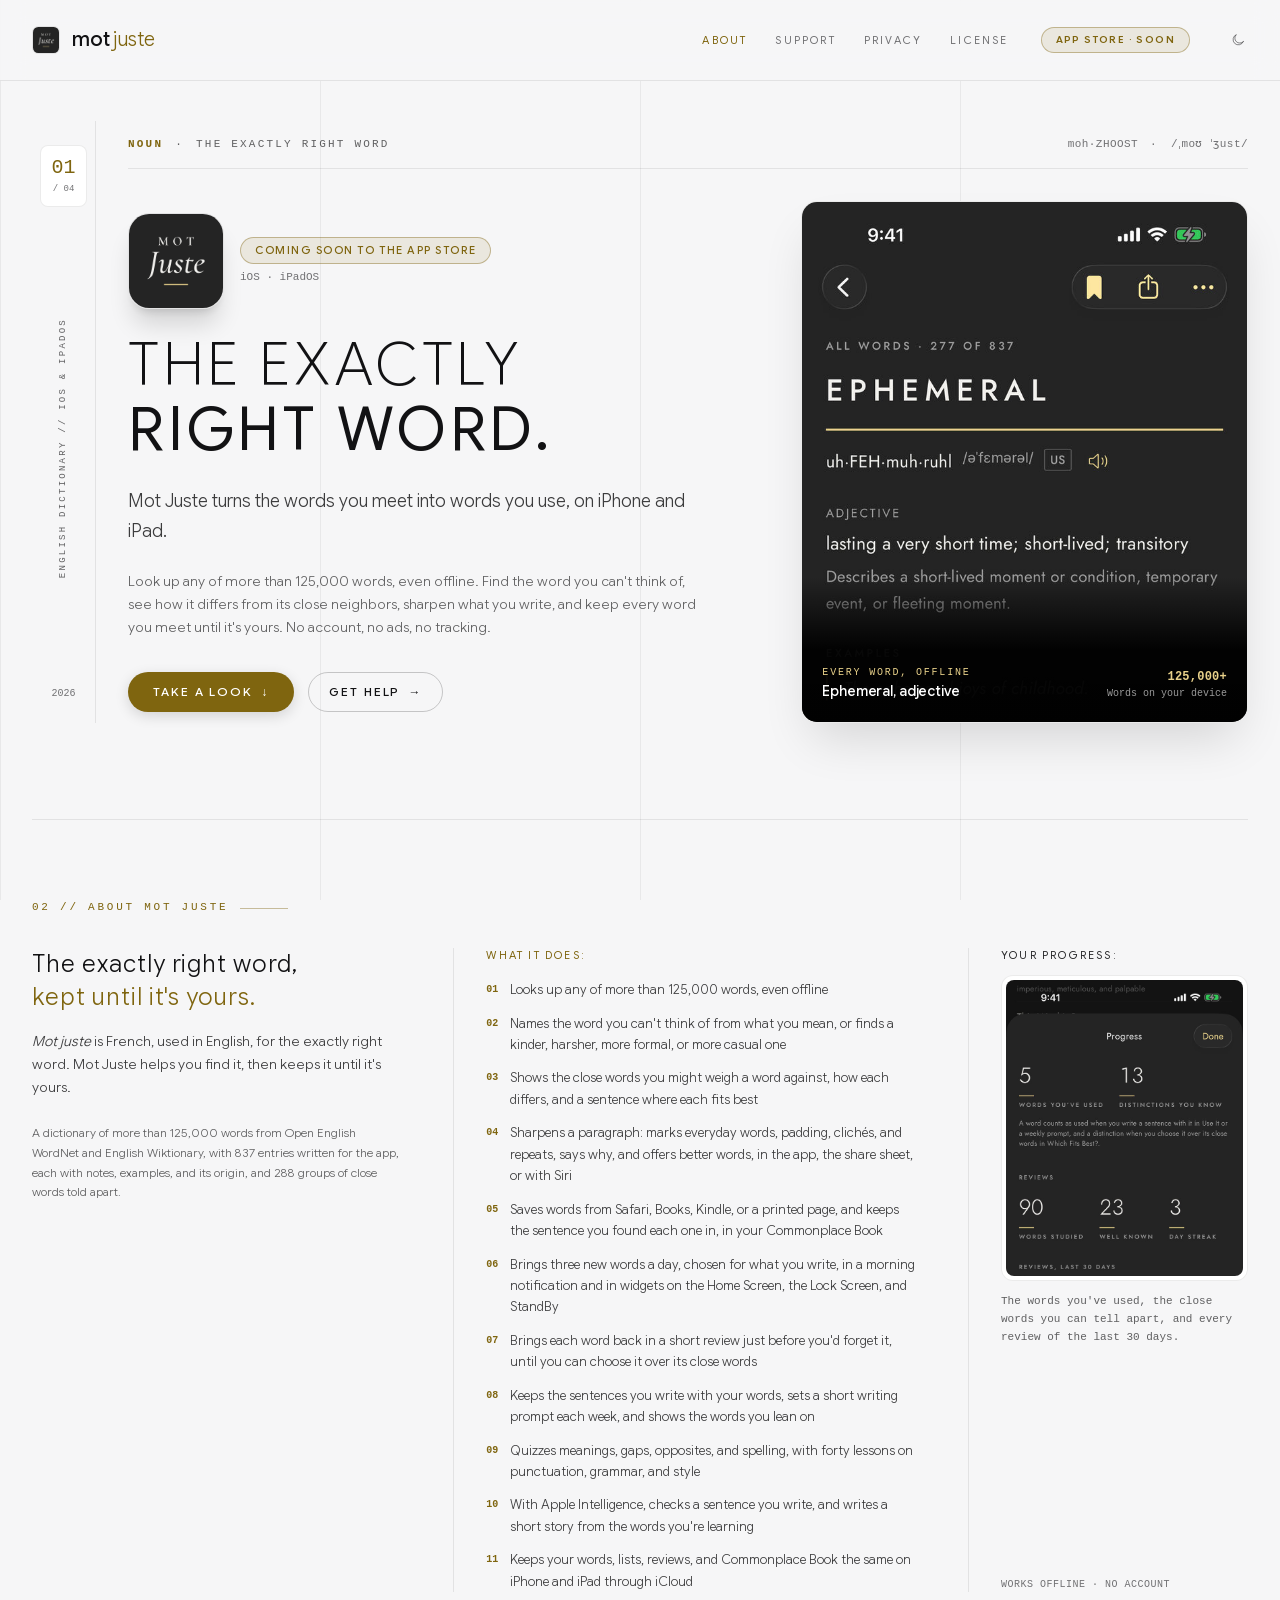
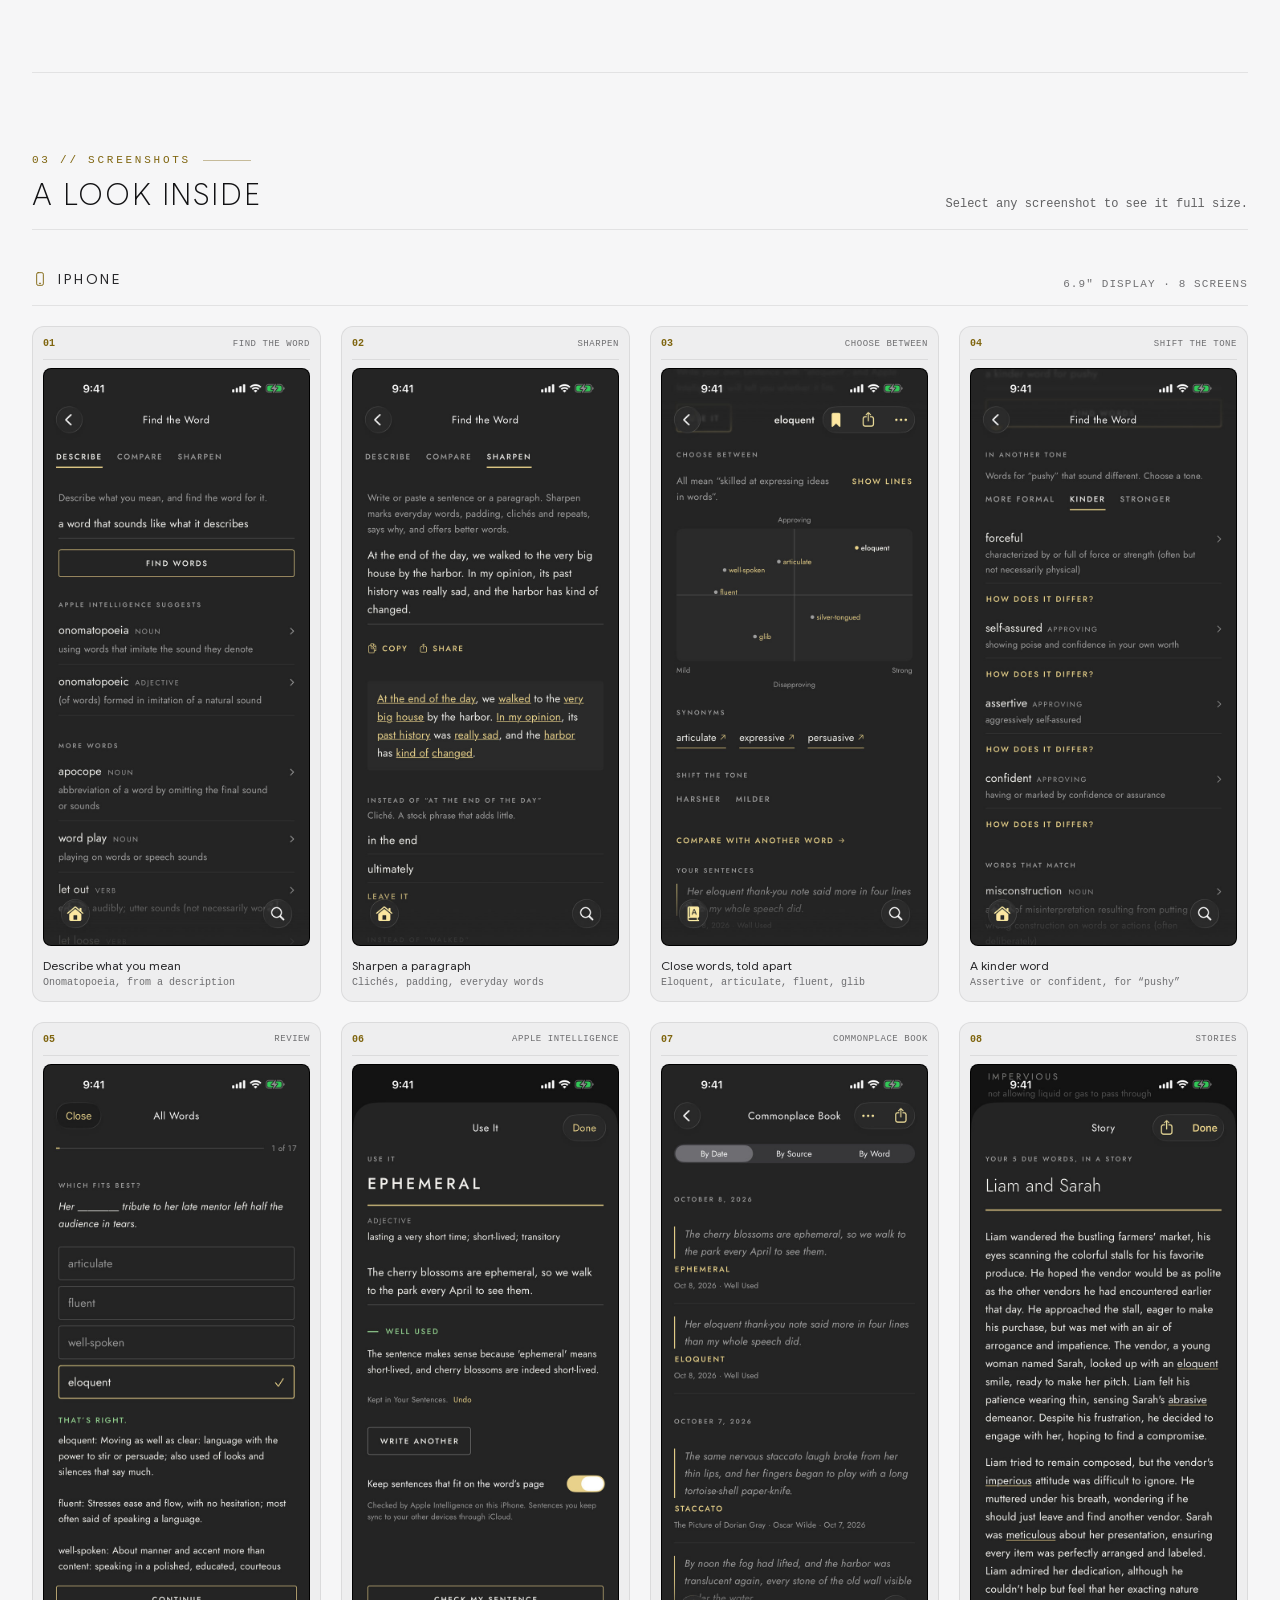
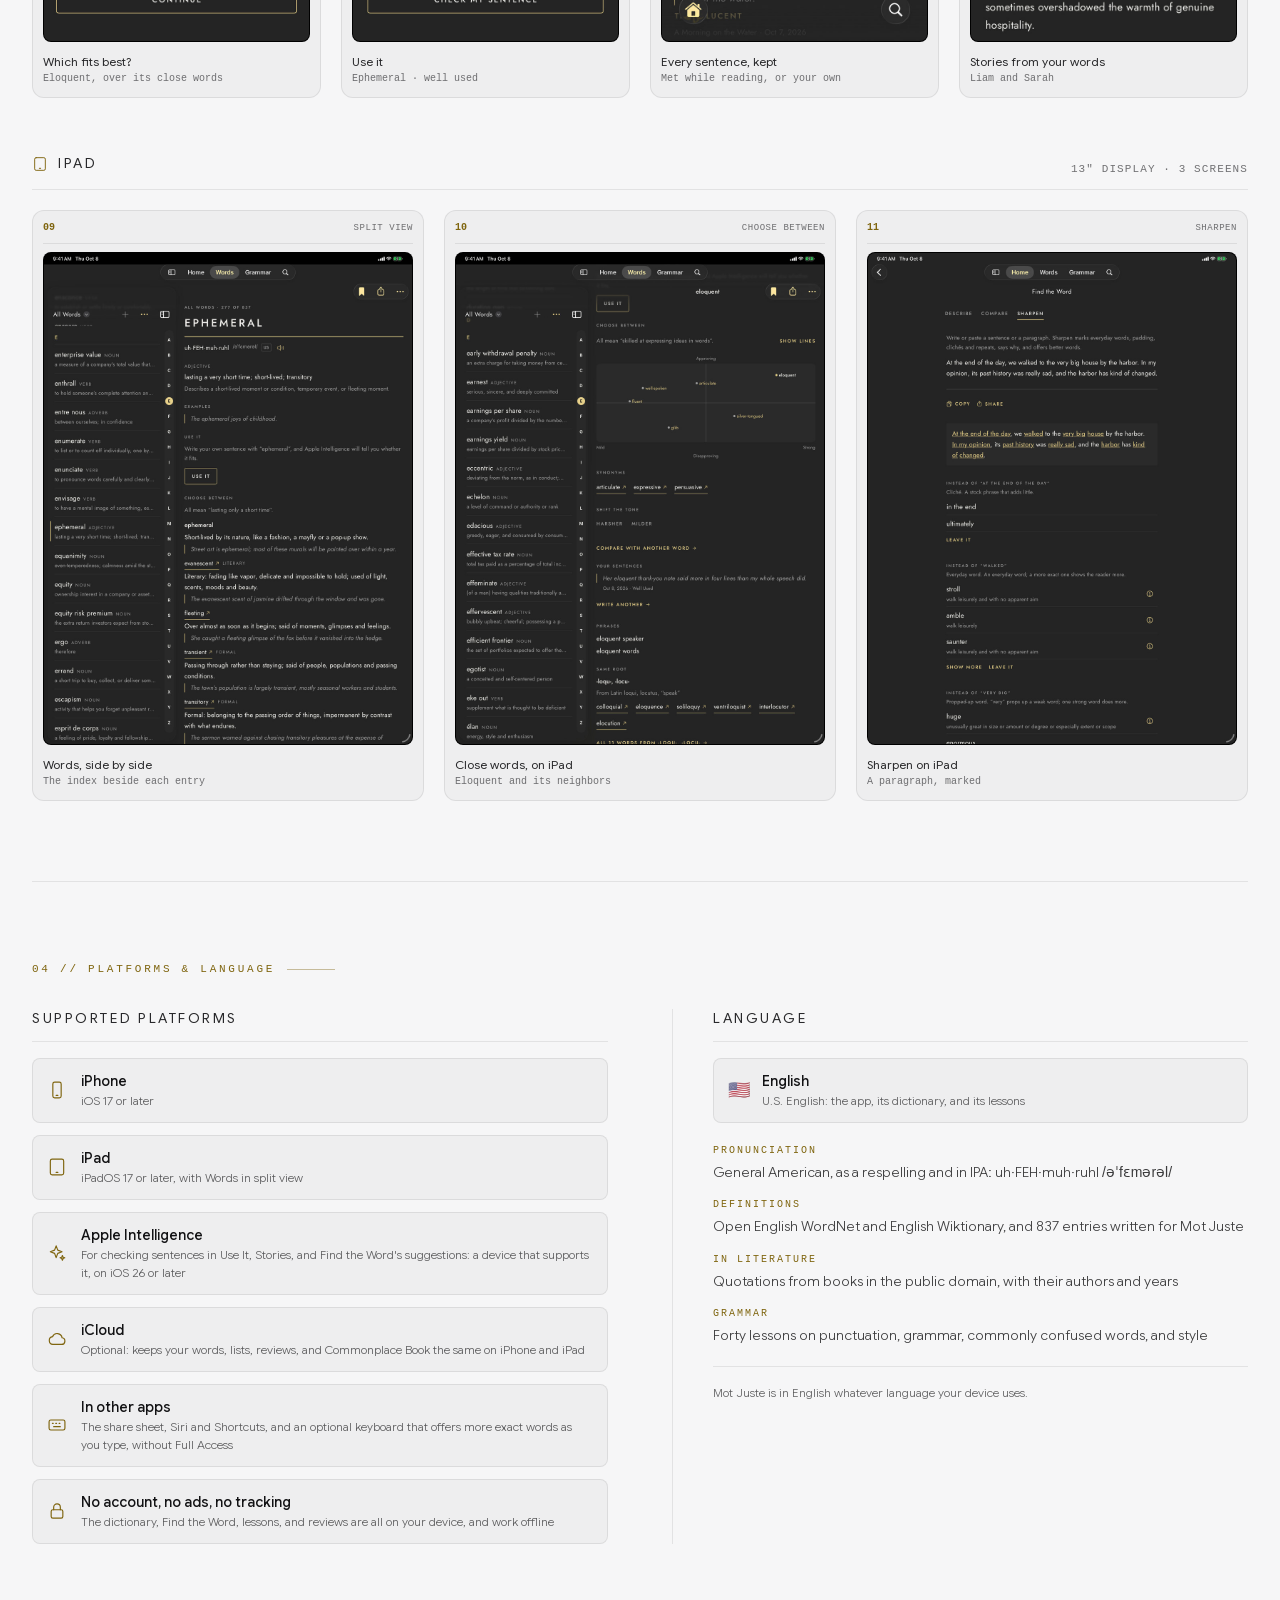
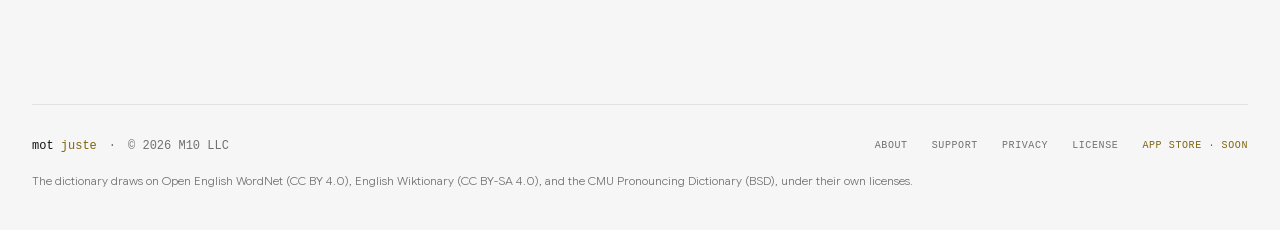
<file: index.html>
<!doctype html>
<html lang="en">
<head>
  <meta charset="utf-8">
  <meta name="viewport" content="width=device-width, initial-scale=1">
  <meta name="color-scheme" content="dark light">
  <meta name="theme-color" content="#111113" media="(prefers-color-scheme: dark)">
  <meta name="theme-color" content="#f6f6f7" media="(prefers-color-scheme: light)">
  <title>Mot Juste</title>
  <meta name="description" content="Find the exactly right word and make it yours: an offline English dictionary, close words told apart, Sharpen for your writing, a Commonplace Book, three new words a day, reviews, quizzes, and grammar lessons, for iPhone and iPad.">
  <meta property="og:title" content="Mot Juste">
  <meta property="og:description" content="Find the exactly right word, keep it, and make it yours, on iPhone and iPad.">
  <meta property="og:type" content="website">
  <meta property="og:url" content="https://chrismahlke.github.io/motjuste/">
  <meta property="og:image" content="https://chrismahlke.github.io/motjuste/icon.png">
  <meta name="twitter:card" content="summary">
  <link rel="preload" href="fonts/GoogleSansFlex.woff2" as="font" type="font/woff2" crossorigin>
  <link rel="stylesheet" href="style.css">
  <link rel="icon" href="icon.png">
  <link rel="apple-touch-icon" href="apple-touch-icon.png">
  <script src="theme.js"></script>
</head>
<body>
  <a class="skip" href="#content">Skip to content</a>

  <header class="masthead">
    <div class="wrap">
      <a class="brand" href="./"><img src="icon.png" alt="" width="28" height="28"><span class="wordmark">mot <span>juste</span></span></a>
      <nav class="nav" aria-label="Pages">
        <a href="./" aria-current="page">About</a>
        <a href="support/">Support</a>
        <a href="privacy/">Privacy</a>
        <a href="license/">License</a>
      </nav>
      <!-- When Mot Juste is on the App Store, make the "Soon" badges on every page links to it. -->
      <span class="soon-pill">App Store · Soon</span>
      <button class="theme-toggle" type="button" aria-label="Switch theme">
        <svg class="sun" viewBox="0 0 24 24" aria-hidden="true"><circle cx="12" cy="12" r="4"/><path d="M12 2.5V5M12 19v2.5M2.5 12H5M19 12h2.5M5.3 5.3l1.8 1.8M16.9 16.9l1.8 1.8M5.3 18.7l1.8-1.8M16.9 7.1l1.8-1.8"/></svg>
        <svg class="moon" viewBox="0 0 24 24" aria-hidden="true"><path d="M20 14.5A8 8 0 1 1 9.5 4a6.5 6.5 0 0 0 10.5 10.5z"/></svg>
      </button>
    </div>
  </header>

  <main class="wrap" id="content">

    <section class="hero" aria-labelledby="hero-title">
      <div class="hero-rail" aria-hidden="true">
        <div class="rail-count"><b>01</b><span>/ 04</span></div>
        <div class="rail-text">English dictionary // iOS &amp; iPadOS</div>
        <div class="rail-year">2026</div>
      </div>

      <div class="hero-body">
        <div class="meta-row">
          <p><span class="accent">Noun</span><span aria-hidden="true">·</span><span>The exactly right word</span></p>
          <p class="meta-end"><span class="nocase">moh·ZHOOST</span><span aria-hidden="true">·</span><span class="nocase">/ˌmoʊ ˈʒust/</span></p>
        </div>

        <div class="hero-grid">
          <div class="hero-copy">
            <div class="hero-id">
              <img class="hero-icon" src="icon.png" alt="The Mot Juste icon" width="96" height="96">
              <div>
                <span class="soon-pill">Coming soon to the App Store</span>
                <p class="hero-platforms">iOS · iPadOS</p>
              </div>
            </div>

            <h1 id="hero-title"><span>The exactly</span> <span class="heavy">right word.</span></h1>

            <p class="hero-lede">Mot Juste turns the words you meet into words you use, on iPhone and iPad.</p>
            <p class="hero-note">Look up any of more than 125,000 words, even offline. Find the word you can't think of, see how it differs from its close neighbors, sharpen what you write, and keep every word you meet until it's yours. No account, no ads, no tracking.</p>

            <div class="cta-row">
              <a class="btn btn-solid" href="#screenshots">Take a look <span aria-hidden="true">↓</span></a>
              <a class="btn btn-ghost" href="support/">Get help <span aria-hidden="true">→</span></a>
            </div>
          </div>

          <figure class="hero-shot">
            <img src="screenshots/iphone/word.jpg" width="660" height="1434" fetchpriority="high" alt="The entry for ephemeral on iPhone: its pronunciation, its meaning, an example, Use It, and the close words it's weighed against">
            <figcaption>
              <span><span class="k">Every word, offline</span><span class="v">Ephemeral, adjective</span></span>
              <span class="end"><span class="k">125,000+</span><span class="s">Words on your device</span></span>
            </figcaption>
          </figure>
        </div>
      </div>
    </section>

    <section class="section" id="about" aria-labelledby="about-title">
      <p class="tag">02 // About Mot Juste</p>

      <div class="about-grid">
        <div class="about-intro">
          <h2 id="about-title">The exactly right word, <span>kept until it's yours.</span></h2>
          <p><em>Mot juste</em> is French, used in English, for the exactly right word. Mot Juste helps you find it, then keeps it until it's yours.</p>
          <p class="fine">A dictionary of more than 125,000 words from Open English WordNet and English Wiktionary, with 837 entries written for the app, each with notes, examples, and its origin, and 288 groups of close words told apart.</p>
        </div>

        <div class="col-rule">
          <h3 class="mini-head">What it does:</h3>
          <ol class="numbered">
            <li><span class="n" aria-hidden="true">01</span><span>Looks up any of more than 125,000 words, even offline</span></li>
            <li><span class="n" aria-hidden="true">02</span><span>Names the word you can't think of from what you mean, or finds a kinder, harsher, more formal, or more casual one</span></li>
            <li><span class="n" aria-hidden="true">03</span><span>Shows the close words you might weigh a word against, how each differs, and a sentence where each fits best</span></li>
            <li><span class="n" aria-hidden="true">04</span><span>Sharpens a paragraph: marks everyday words, padding, clichés, and repeats, says why, and offers better words, in the app, the share sheet, or with Siri</span></li>
            <li><span class="n" aria-hidden="true">05</span><span>Saves words from Safari, Books, Kindle, or a printed page, and keeps the sentence you found each one in, in your Commonplace Book</span></li>
            <li><span class="n" aria-hidden="true">06</span><span>Brings three new words a day, chosen for what you write, in a morning notification and in widgets on the Home Screen, the Lock Screen, and StandBy</span></li>
            <li><span class="n" aria-hidden="true">07</span><span>Brings each word back in a short review just before you'd forget it, until you can choose it over its close words</span></li>
            <li><span class="n" aria-hidden="true">08</span><span>Keeps the sentences you write with your words, sets a short writing prompt each week, and shows the words you lean on</span></li>
            <li><span class="n" aria-hidden="true">09</span><span>Quizzes meanings, gaps, opposites, and spelling, with forty lessons on punctuation, grammar, and style</span></li>
            <li><span class="n" aria-hidden="true">10</span><span>With Apple Intelligence, checks a sentence you write, and writes a short story from the words you're learning</span></li>
            <li><span class="n" aria-hidden="true">11</span><span>Keeps your words, lists, reviews, and Commonplace Book the same on iPhone and iPad through iCloud</span></li>
          </ol>
        </div>

        <div class="about-tile col-rule">
          <div>
            <h3 class="mini-head plain">Your progress:</h3>
            <figure class="tile-frame">
              <img src="screenshots/iphone/progress.jpg" width="660" height="1434" loading="lazy" alt="Progress on iPhone: 5 words used in your own sentences, 13 distinctions known, 90 words studied, and a chart of reviews over the last 30 days">
            </figure>
            <p class="tile-note">The words you've used, the close words you can tell apart, and every review of the last 30 days.</p>
          </div>
          <p class="tile-foot">Works offline · no account</p>
        </div>
      </div>
    </section>

    <section class="section" id="screenshots" aria-labelledby="shots-title">
      <div class="gallery-head">
        <div>
          <p class="tag">03 // Screenshots</p>
          <h2 id="shots-title">A look inside</h2>
        </div>
        <p>Select any screenshot to see it full size.</p>
      </div>

      <div class="device">
        <h3 class="device-head">
          <span><svg viewBox="0 0 24 24" aria-hidden="true"><rect x="7" y="2.5" width="10" height="19" rx="2.2"/><path d="M11 18.5h2"/></svg>iPhone</span>
          <small>6.9″ display · 8 screens</small>
        </h3>
        <ul class="shots">
          <li>
            <a class="shot" href="screenshots/iphone/describe.jpg" data-device="iPhone" data-caption="Describe what you mean" data-sub="“A word that sounds like what it describes”">
              <span class="shot-head"><span class="shot-num">01</span><span class="shot-tag">Find the word</span></span>
              <span class="shot-frame"><img src="screenshots/iphone/describe.jpg" width="660" height="1434" loading="lazy" alt="Find the Word, Describe: “a word that sounds like what it describes” finds onomatopoeia and onomatopoeic, suggested by Apple Intelligence, with more words from the dictionary below"><span class="shot-hover"><span>Full size ↗</span></span></span>
              <span class="shot-caption">Describe what you mean</span>
              <span class="shot-sub">Onomatopoeia, from a description</span>
            </a>
          </li>
          <li>
            <a class="shot" href="screenshots/iphone/sharpen.jpg" data-device="iPhone" data-caption="Sharpen a paragraph" data-sub="Each weak spot marked, with a reason and better words">
              <span class="shot-head"><span class="shot-num">02</span><span class="shot-tag">Sharpen</span></span>
              <span class="shot-frame"><img src="screenshots/iphone/sharpen.jpg" width="660" height="1434" loading="lazy" alt="Sharpen: a paragraph with its weak spots underlined, from “at the end of the day” and “walked” to “past history” and “kind of”, and the first one explained: a cliché, a stock phrase that adds little, with “in the end” and “ultimately” offered instead"><span class="shot-hover"><span>Full size ↗</span></span></span>
              <span class="shot-caption">Sharpen a paragraph</span>
              <span class="shot-sub">Clichés, padding, everyday words</span>
            </a>
          </li>
          <li>
            <a class="shot" href="screenshots/iphone/choose-between.jpg" data-device="iPhone" data-caption="Close words, told apart" data-sub="Eloquent and its close words on a nuance map">
              <span class="shot-head"><span class="shot-num">03</span><span class="shot-tag">Choose between</span></span>
              <span class="shot-frame"><img src="screenshots/iphone/choose-between.jpg" width="660" height="1434" loading="lazy" alt="The page for eloquent: Choose Between places eloquent, articulate, fluent, well-spoken, silver-tongued, and glib on a small map, from mild to strong and from disapproving to approving, above its synonyms, Shift the Tone, and a sentence written with it"><span class="shot-hover"><span>Full size ↗</span></span></span>
              <span class="shot-caption">Close words, told apart</span>
              <span class="shot-sub">Eloquent, articulate, fluent, glib</span>
            </a>
          </li>
          <li>
            <a class="shot" href="screenshots/iphone/tone.jpg" data-device="iPhone" data-caption="A kinder word" data-sub="“A kinder word for pushy”">
              <span class="shot-head"><span class="shot-num">04</span><span class="shot-tag">Shift the tone</span></span>
              <span class="shot-frame"><img src="screenshots/iphone/tone.jpg" width="660" height="1434" loading="lazy" alt="Find the Word, In Another Tone: kinder words for pushy, forceful, self-assured, assertive, and confident, each with its meaning and How Does It Differ?"><span class="shot-hover"><span>Full size ↗</span></span></span>
              <span class="shot-caption">A kinder word</span>
              <span class="shot-sub">Assertive or confident, for “pushy”</span>
            </a>
          </li>
          <li>
            <a class="shot" href="screenshots/iphone/review.jpg" data-device="iPhone" data-caption="Which fits best?" data-sub="The last question a word gets in review">
              <span class="shot-head"><span class="shot-num">05</span><span class="shot-tag">Review</span></span>
              <span class="shot-frame"><img src="screenshots/iphone/review.jpg" width="660" height="1434" loading="lazy" alt="A review question, 1 of 17: which fits best in “Her ___ tribute to her late mentor left half the audience in tears”, with eloquent marked right over articulate, fluent, and well-spoken, and how each one differs"><span class="shot-hover"><span>Full size ↗</span></span></span>
              <span class="shot-caption">Which fits best?</span>
              <span class="shot-sub">Eloquent, over its close words</span>
            </a>
          </li>
          <li>
            <a class="shot" href="screenshots/iphone/use-it.jpg" data-device="iPhone" data-caption="Use it" data-sub="Ephemeral · well used, checked on the iPhone">
              <span class="shot-head"><span class="shot-num">06</span><span class="shot-tag">Apple Intelligence</span></span>
              <span class="shot-frame"><img src="screenshots/iphone/use-it.jpg" width="660" height="1434" loading="lazy" alt="Use It: “The cherry blossoms are ephemeral, so we walk to the park every April to see them”, judged Well Used by Apple Intelligence on the iPhone, with the reason"><span class="shot-hover"><span>Full size ↗</span></span></span>
              <span class="shot-caption">Use it</span>
              <span class="shot-sub">Ephemeral · well used</span>
            </a>
          </li>
          <li>
            <a class="shot" href="screenshots/iphone/commonplace.jpg" data-device="iPhone" data-caption="Every sentence, kept" data-sub="The sentences you met words in, and the ones you wrote">
              <span class="shot-head"><span class="shot-num">07</span><span class="shot-tag">Commonplace Book</span></span>
              <span class="shot-frame"><img src="screenshots/iphone/commonplace.jpg" width="660" height="1434" loading="lazy" alt="The Commonplace Book, by date: sentences written with ephemeral and eloquent, judged Well Used, then a line from The Picture of Dorian Gray by Oscar Wilde, kept for staccato"><span class="shot-hover"><span>Full size ↗</span></span></span>
              <span class="shot-caption">Every sentence, kept</span>
              <span class="shot-sub">Met while reading, or your own</span>
            </a>
          </li>
          <li>
            <a class="shot" href="screenshots/iphone/story.jpg" data-device="iPhone" data-caption="Stories from your words" data-sub="Liam and Sarah">
              <span class="shot-head"><span class="shot-num">08</span><span class="shot-tag">Stories</span></span>
              <span class="shot-frame"><img src="screenshots/iphone/story.jpg" width="660" height="1434" loading="lazy" alt="A story, Liam and Sarah, written on the iPhone around the words due for review, each one underlined: eloquent, abrasive, imperious, and meticulous"><span class="shot-hover"><span>Full size ↗</span></span></span>
              <span class="shot-caption">Stories from your words</span>
              <span class="shot-sub">Liam and Sarah</span>
            </a>
          </li>
        </ul>
      </div>

      <div class="device">
        <h3 class="device-head">
          <span><svg viewBox="0 0 24 24" aria-hidden="true"><rect x="4" y="2.5" width="16" height="19" rx="2.2"/><path d="M11 18.5h2"/></svg>iPad</span>
          <small>13″ display · 3 screens</small>
        </h3>
        <ul class="shots shots-wide">
          <li>
            <a class="shot" href="screenshots/ipad/words-split-view.jpg" data-device="iPad" data-caption="Words, side by side" data-sub="The index beside the entry for ephemeral">
              <span class="shot-head"><span class="shot-num">09</span><span class="shot-tag">Split view</span></span>
              <span class="shot-frame"><img src="screenshots/ipad/words-split-view.jpg" width="1032" height="1376" loading="lazy" alt="Words on iPad in split view: the All Words index, with an A to Z rail, beside the entry for ephemeral, with its pronunciation, meaning, example, and close words"><span class="shot-hover"><span>Full size ↗</span></span></span>
              <span class="shot-caption">Words, side by side</span>
              <span class="shot-sub">The index beside each entry</span>
            </a>
          </li>
          <li>
            <a class="shot" href="screenshots/ipad/choose-between.jpg" data-device="iPad" data-caption="Close words, on iPad" data-sub="The index beside eloquent and its nuance map">
              <span class="shot-head"><span class="shot-num">10</span><span class="shot-tag">Choose between</span></span>
              <span class="shot-frame"><img src="screenshots/ipad/choose-between.jpg" width="1032" height="1376" loading="lazy" alt="Eloquent on iPad: the index on the left, and Choose Between with its nuance map, synonyms, Shift the Tone, Your Sentences, phrases, and Same Root on the right"><span class="shot-hover"><span>Full size ↗</span></span></span>
              <span class="shot-caption">Close words, on iPad</span>
              <span class="shot-sub">Eloquent and its neighbors</span>
            </a>
          </li>
          <li>
            <a class="shot" href="screenshots/ipad/sharpen.jpg" data-device="iPad" data-caption="Sharpen on iPad" data-sub="Each weak spot with a reason and better words">
              <span class="shot-head"><span class="shot-num">11</span><span class="shot-tag">Sharpen</span></span>
              <span class="shot-frame"><img src="screenshots/ipad/sharpen.jpg" width="1032" height="1376" loading="lazy" alt="Sharpen on iPad: a paragraph with its weak spots underlined, and suggestions for “at the end of the day”, “walked”, and “very big” below it"><span class="shot-hover"><span>Full size ↗</span></span></span>
              <span class="shot-caption">Sharpen on iPad</span>
              <span class="shot-sub">A paragraph, marked</span>
            </a>
          </li>
        </ul>
      </div>
    </section>

    <section class="section" id="platforms" aria-labelledby="platforms-title">
      <p class="tag" id="platforms-title">04 // Platforms &amp; language</p>

      <div class="platforms-grid">
        <div>
          <h3 class="col-head">Supported platforms</h3>
          <ul class="rows">
            <li>
              <svg viewBox="0 0 24 24" aria-hidden="true"><rect x="7" y="2.5" width="10" height="19" rx="2.2"/><path d="M11 18.5h2"/></svg>
              <div><strong>iPhone</strong><span class="sub">iOS 17 or later</span></div>
            </li>
            <li>
              <svg viewBox="0 0 24 24" aria-hidden="true"><rect x="4" y="2.5" width="16" height="19" rx="2.2"/><path d="M11 18.5h2"/></svg>
              <div><strong>iPad</strong><span class="sub">iPadOS 17 or later, with Words in split view</span></div>
            </li>
            <li>
              <svg viewBox="0 0 24 24" aria-hidden="true"><path d="M11 3.5l1.9 5.1 5.1 1.9-5.1 1.9L11 17.5l-1.9-5.1L4 10.5l5.1-1.9z"/><path d="M18.5 15l.8 2 2 .8-2 .8-.8 2-.8-2-2-.8 2-.8z"/></svg>
              <div><strong>Apple Intelligence</strong><span class="sub">For checking sentences in Use It, Stories, and Find the Word's suggestions: a device that supports it, on iOS 26 or later</span></div>
            </li>
            <li>
              <svg viewBox="0 0 24 24" aria-hidden="true"><path d="M7 18.5h10.5a4 4 0 0 0 .6-7.95A6 6 0 0 0 6.6 9.2 4.7 4.7 0 0 0 7 18.5z"/></svg>
              <div><strong>iCloud</strong><span class="sub">Optional: keeps your words, lists, reviews, and Commonplace Book the same on iPhone and iPad</span></div>
            </li>
            <li>
              <svg viewBox="0 0 24 24" aria-hidden="true"><rect x="2.5" y="6" width="19" height="12" rx="2"/><path d="M6.5 10h1M10.5 10h1M14.5 10h1M8 14h8"/></svg>
              <div><strong>In other apps</strong><span class="sub">The share sheet, Siri and Shortcuts, and an optional keyboard that offers more exact words as you type, without Full Access</span></div>
            </li>
            <li>
              <svg viewBox="0 0 24 24" aria-hidden="true"><rect x="5" y="10.5" width="14" height="10" rx="2"/><path d="M8 10.5v-3a4 4 0 0 1 8 0v3"/></svg>
              <div><strong>No account, no ads, no tracking</strong><span class="sub">The dictionary, Find the Word, lessons, and reviews are all on your device, and work offline</span></div>
            </li>
          </ul>
        </div>

        <div class="col-rule">
          <h3 class="col-head">Language</h3>
          <ul class="rows">
            <li>
              <span class="flag" aria-hidden="true">🇺🇸</span>
              <div><strong>English</strong><span class="sub">U.S. English: the app, its dictionary, and its lessons</span></div>
            </li>
          </ul>
          <ul class="lang-notes">
            <li><span class="k">Pronunciation</span><span>General American, as a respelling and in IPA: uh·FEH·muh·ruhl <span class="lang-ipa">/əˈfɛmərəl/</span></span></li>
            <li><span class="k">Definitions</span><span>Open English WordNet and English Wiktionary, and 837 entries written for Mot Juste</span></li>
            <li><span class="k">In Literature</span><span>Quotations from books in the public domain, with their authors and years</span></li>
            <li><span class="k">Grammar</span><span>Forty lessons on punctuation, grammar, commonly confused words, and style</span></li>
          </ul>
          <p class="col-note">Mot Juste is in English whatever language your device uses.</p>
        </div>
      </div>
    </section>

  </main>

  <footer class="wrap site-footer">
    <div class="footer-row">
      <p class="footer-brand"><span class="wordmark">mot <span>juste</span></span><span aria-hidden="true">·</span><span>© 2026 M10 LLC</span></p>
      <nav class="footer-nav" aria-label="Footer">
        <a href="./">About</a>
        <a href="support/">Support</a>
        <a href="privacy/">Privacy</a>
        <a href="license/">License</a>
        <span class="soon">App Store · Soon</span>
      </nav>
    </div>
    <p class="footer-credit">The dictionary draws on Open English WordNet (CC BY 4.0), English Wiktionary (CC BY-SA 4.0), and the CMU Pronouncing Dictionary (BSD), under their own licenses.</p>
  </footer>

  <dialog class="lightbox" aria-labelledby="lb-title">
    <div class="lb-panel">
      <div class="lb-top">
        <p class="lb-title" id="lb-title"><span class="lb-caption"></span><span class="lb-count"></span></p>
        <button class="lb-close" type="button">Close ✕</button>
      </div>
      <div class="lb-frame"><img class="lb-img" alt="" draggable="false"></div>
      <div class="lb-bottom">
        <button class="lb-prev" type="button">← Prev</button>
        <span class="lb-sub"></span>
        <button class="lb-next" type="button">Next →</button>
      </div>
    </div>
  </dialog>
  <script src="gallery.js"></script>
</body>
</html>
</file>
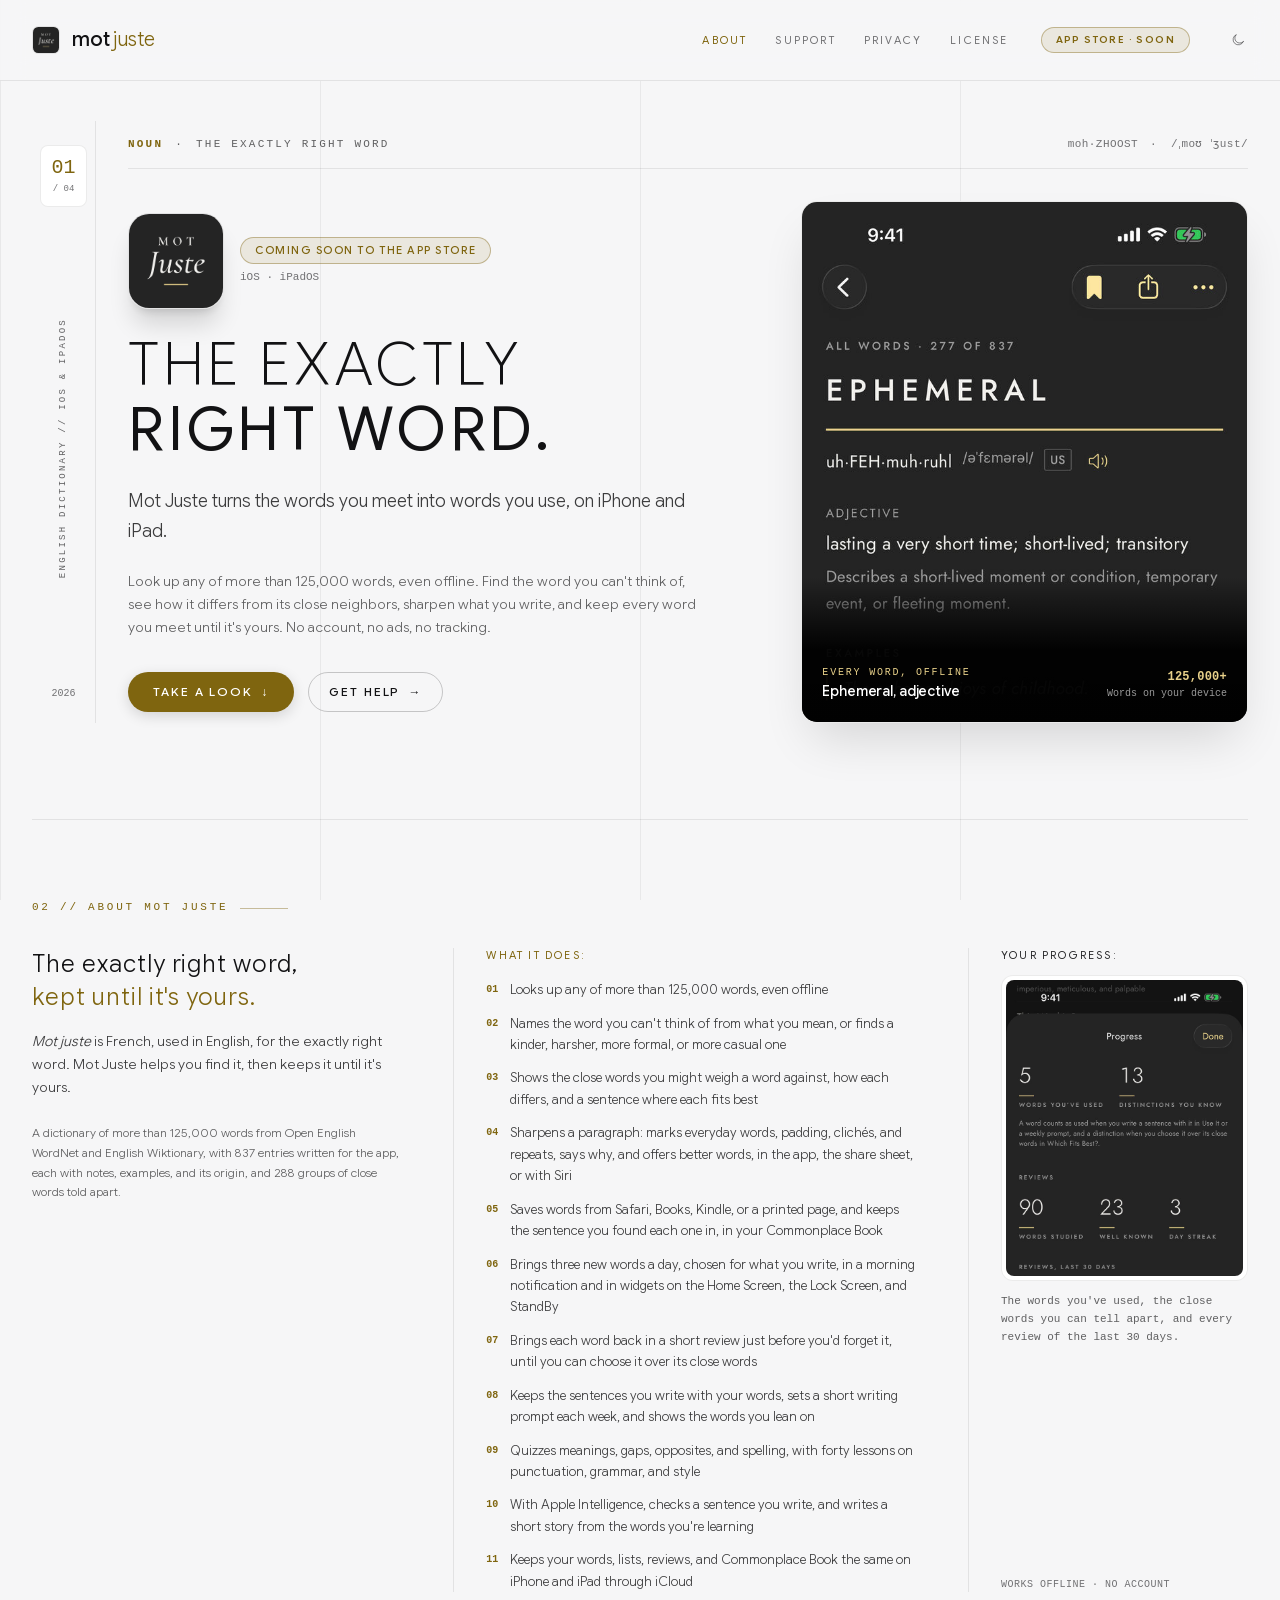
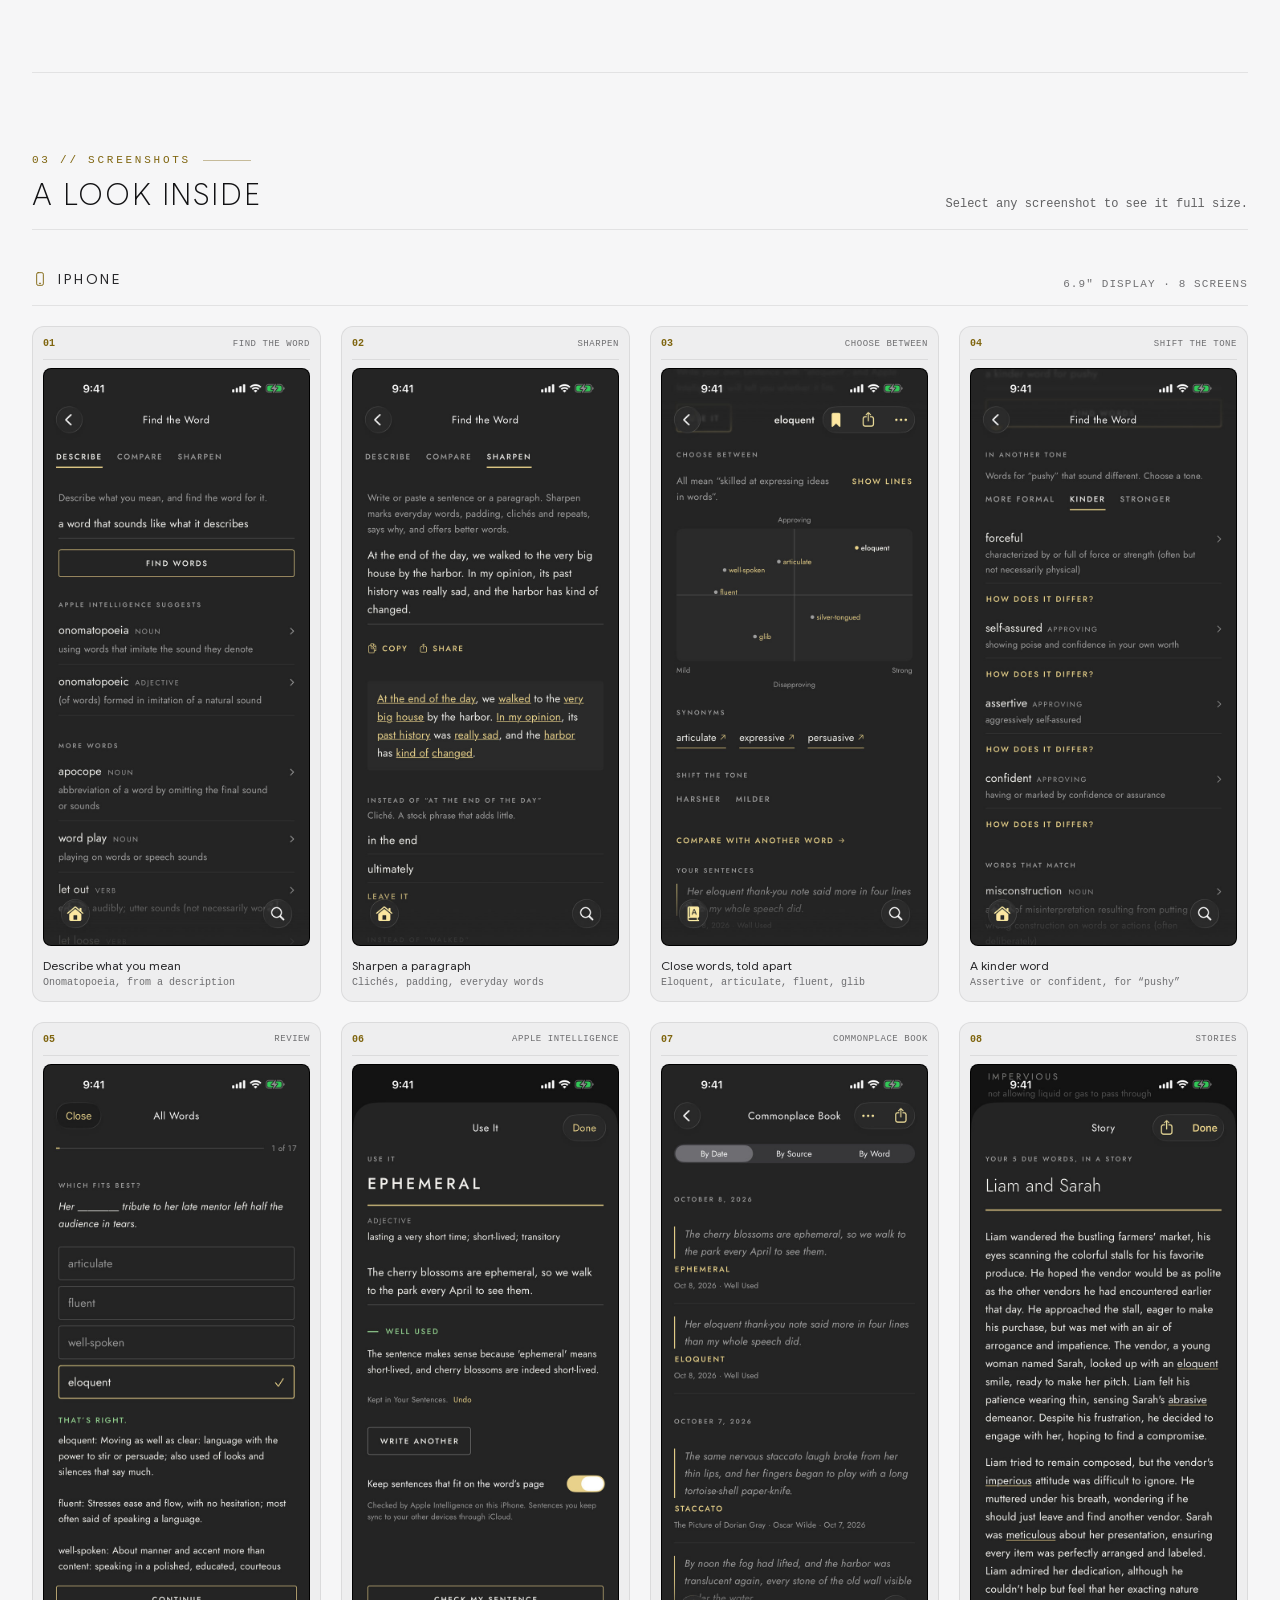
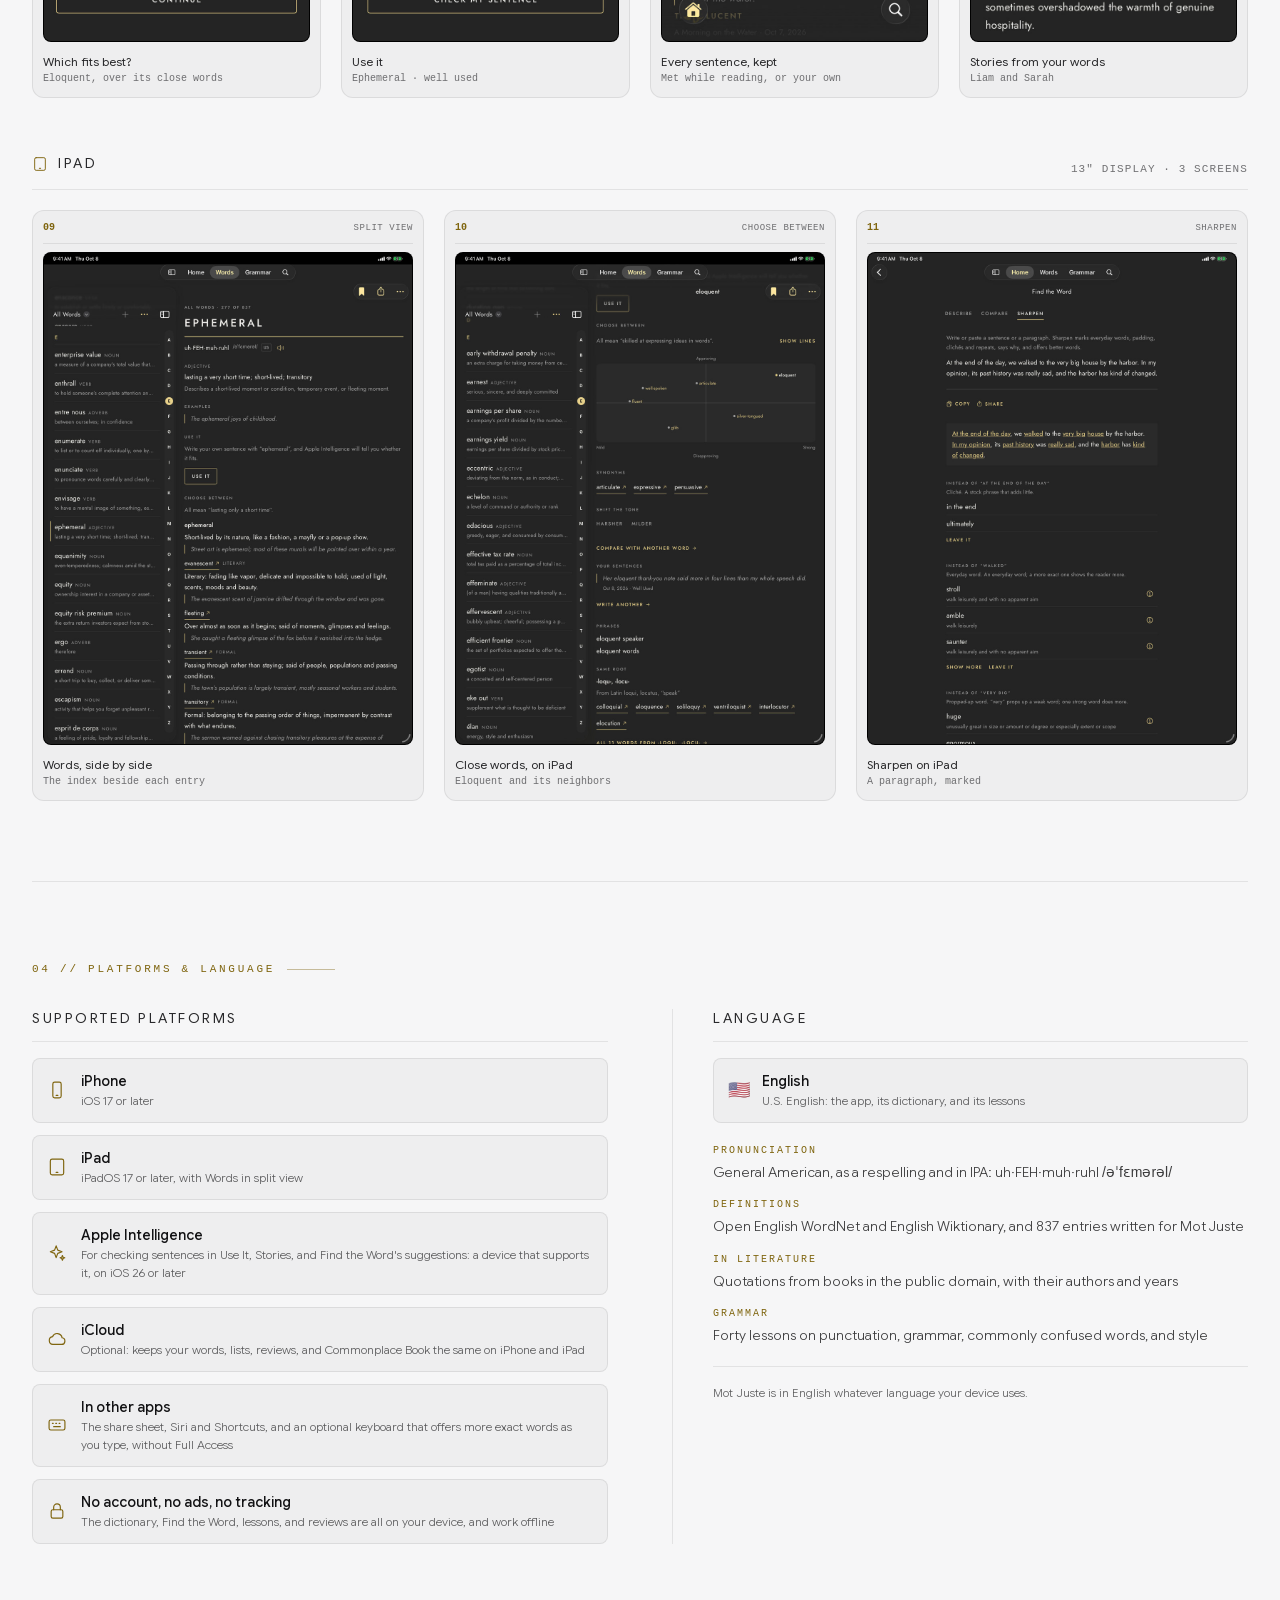
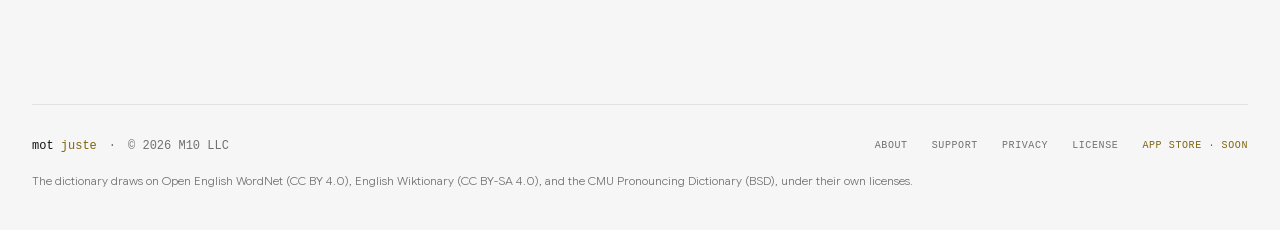
<file: about/index.html>
<!doctype html>
<html lang="en">
<head>
  <meta charset="utf-8">
  <meta name="viewport" content="width=device-width, initial-scale=1">
  <title>About Mot Juste</title>
  <!-- About is now the home page; this keeps old links to /about/ working. -->
  <link rel="canonical" href="https://chrismahlke.github.io/motjuste/">
  <meta name="robots" content="noindex">
  <meta http-equiv="refresh" content="0; url=../#about">
  <script>location.replace("../#about");</script>
</head>
<body>
  <p>About Mot Juste is on the <a href="../#about">home page</a>.</p>
</body>
</html>
</file>
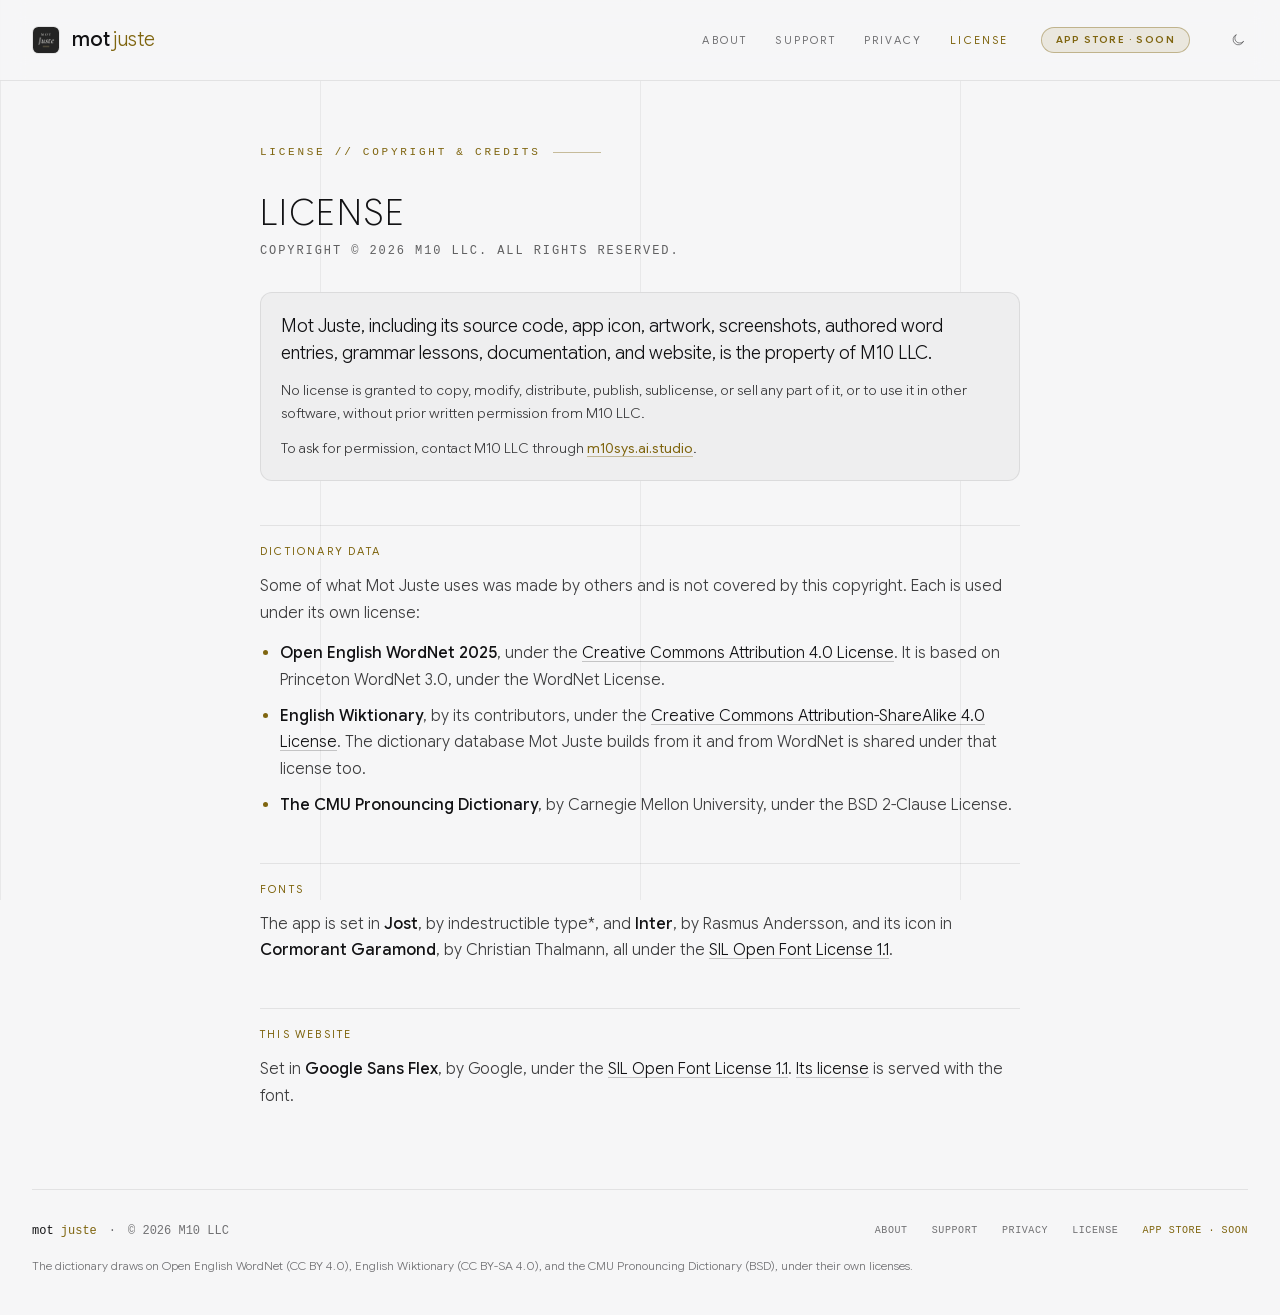
<file: license/index.html>
<!doctype html>
<html lang="en">
<head>
  <meta charset="utf-8">
  <meta name="viewport" content="width=device-width, initial-scale=1">
  <meta name="color-scheme" content="dark light">
  <meta name="theme-color" content="#111113" media="(prefers-color-scheme: dark)">
  <meta name="theme-color" content="#f6f6f7" media="(prefers-color-scheme: light)">
  <title>Mot Juste License</title>
  <meta name="description" content="Who owns Mot Juste, and the licenses of the dictionary data and fonts it uses.">
  <link rel="preload" href="../fonts/GoogleSansFlex.woff2" as="font" type="font/woff2" crossorigin>
  <link rel="stylesheet" href="../style.css">
  <link rel="icon" href="../icon.png">
  <link rel="apple-touch-icon" href="../apple-touch-icon.png">
  <script src="../theme.js"></script>
</head>
<body>
  <a class="skip" href="#content">Skip to content</a>

  <header class="masthead">
    <div class="wrap">
      <a class="brand" href="../"><img src="../icon.png" alt="" width="28" height="28"><span class="wordmark">mot <span>juste</span></span></a>
      <nav class="nav" aria-label="Pages">
        <a href="../">About</a>
        <a href="../support/">Support</a>
        <a href="../privacy/">Privacy</a>
        <a href="./" aria-current="page">License</a>
      </nav>
      <span class="soon-pill">App Store · Soon</span>
      <button class="theme-toggle" type="button" aria-label="Switch theme">
        <svg class="sun" viewBox="0 0 24 24" aria-hidden="true"><circle cx="12" cy="12" r="4"/><path d="M12 2.5V5M12 19v2.5M2.5 12H5M19 12h2.5M5.3 5.3l1.8 1.8M16.9 16.9l1.8 1.8M5.3 18.7l1.8-1.8M16.9 7.1l1.8-1.8"/></svg>
        <svg class="moon" viewBox="0 0 24 24" aria-hidden="true"><path d="M20 14.5A8 8 0 1 1 9.5 4a6.5 6.5 0 0 0 10.5 10.5z"/></svg>
      </button>
    </div>
  </header>

  <main class="wrap" id="content">
    <article class="doc">
      <p class="tag">License // Copyright &amp; credits</p>
      <h1>License</h1>
      <p class="doc-sub">Copyright © 2026 M10 LLC. All rights reserved.</p>

      <div class="callout">
        <p class="lead">Mot Juste, including its source code, app icon, artwork, screenshots, authored word entries, grammar lessons, documentation, and website, is the property of M10 LLC.</p>
        <p>No license is granted to copy, modify, distribute, publish, sublicense, or sell any part of it, or to use it in other software, without prior written permission from M10 LLC.</p>
        <p>To ask for permission, contact M10 LLC through <a class="accent-link" href="https://m10sys.ai.studio/">m10sys.ai.studio</a>.</p>
      </div>

      <h2>Dictionary data</h2>
      <p>Some of what Mot Juste uses was made by others and is not covered by this copyright. Each is used under its own license:</p>
      <ul class="plain">
        <li><strong>Open English WordNet 2025</strong>, under the <a href="https://creativecommons.org/licenses/by/4.0/">Creative Commons Attribution 4.0 License</a>. It is based on Princeton WordNet 3.0, under the WordNet License.</li>
        <li><strong>English Wiktionary</strong>, by its contributors, under the <a href="https://creativecommons.org/licenses/by-sa/4.0/">Creative Commons Attribution-ShareAlike 4.0 License</a>. The dictionary database Mot Juste builds from it and from WordNet is shared under that license too.</li>
        <li><strong>The CMU Pronouncing Dictionary</strong>, by Carnegie Mellon University, under the BSD 2-Clause License.</li>
      </ul>

      <h2>Fonts</h2>
      <p>The app is set in <strong>Jost</strong>, by indestructible type*, and <strong>Inter</strong>, by Rasmus Andersson, and its icon in <strong>Cormorant Garamond</strong>, by Christian Thalmann, all under the <a href="https://openfontlicense.org">SIL Open Font License 1.1</a>.</p>

      <h2>This website</h2>
      <p>Set in <strong>Google Sans Flex</strong>, by Google, under the <a href="https://openfontlicense.org">SIL Open Font License 1.1</a>. <a href="../fonts/OFL-GoogleSansFlex.txt">Its license</a> is served with the font.</p>
    </article>
  </main>

  <footer class="wrap site-footer">
    <div class="footer-row">
      <p class="footer-brand"><span class="wordmark">mot <span>juste</span></span><span aria-hidden="true">·</span><span>© 2026 M10 LLC</span></p>
      <nav class="footer-nav" aria-label="Footer">
        <a href="../">About</a>
        <a href="../support/">Support</a>
        <a href="../privacy/">Privacy</a>
        <a href="./">License</a>
        <span class="soon">App Store · Soon</span>
      </nav>
    </div>
    <p class="footer-credit">The dictionary draws on Open English WordNet (CC BY 4.0), English Wiktionary (CC BY-SA 4.0), and the CMU Pronouncing Dictionary (BSD), under their own licenses.</p>
  </footer>
</body>
</html>
</file>
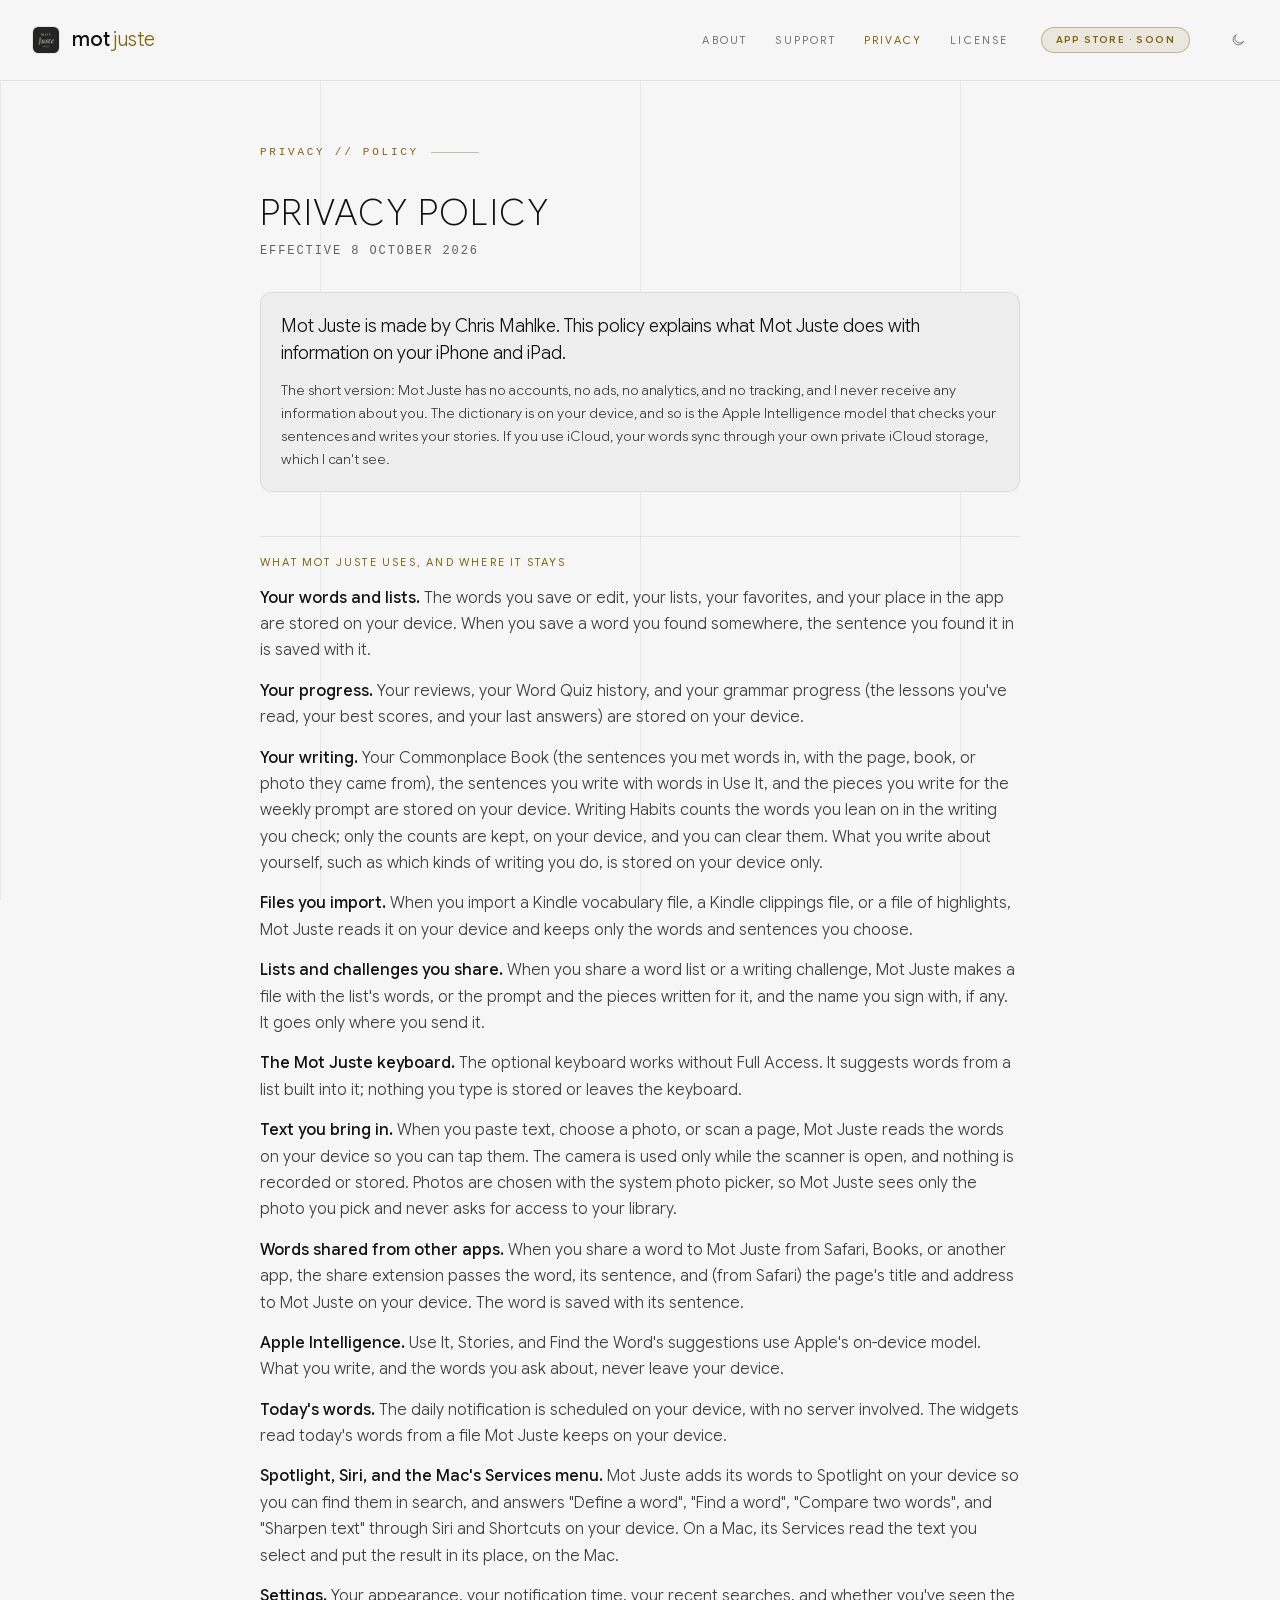
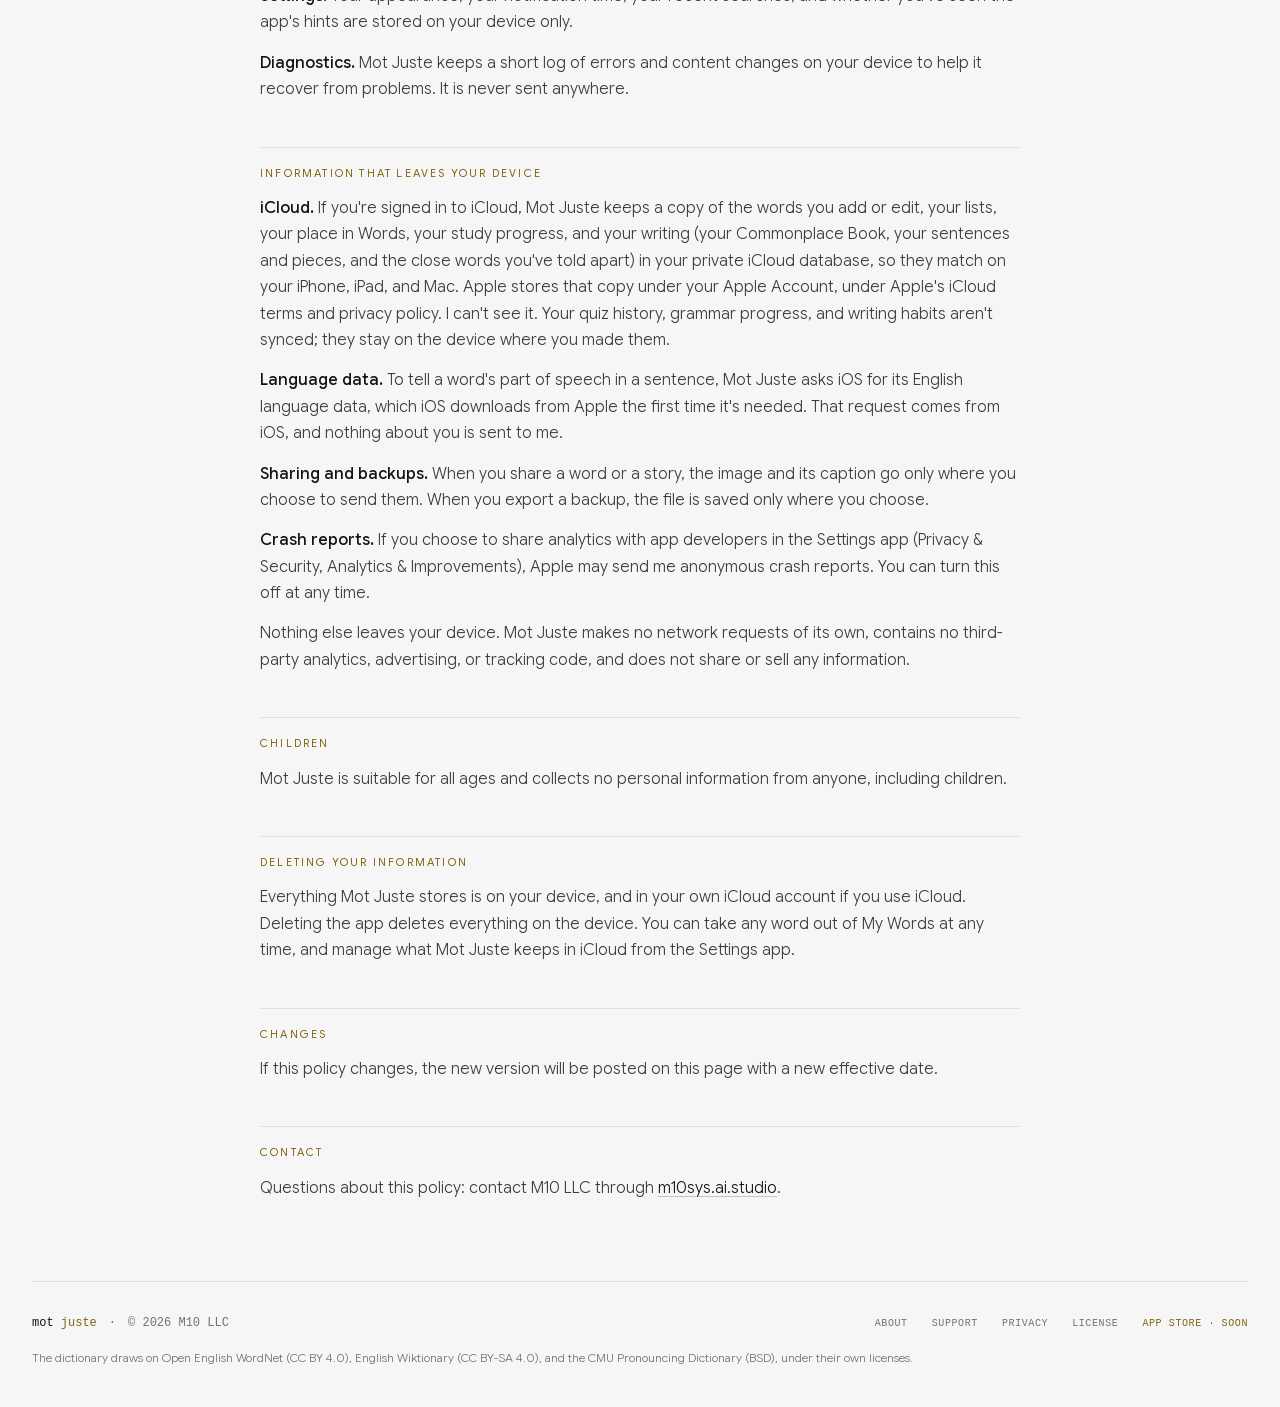
<file: privacy/index.html>
<!doctype html>
<html lang="en">
<head>
  <meta charset="utf-8">
  <meta name="viewport" content="width=device-width, initial-scale=1">
  <meta name="color-scheme" content="dark light">
  <meta name="theme-color" content="#111113" media="(prefers-color-scheme: dark)">
  <meta name="theme-color" content="#f6f6f7" media="(prefers-color-scheme: light)">
  <title>Mot Juste Privacy Policy</title>
  <meta name="description" content="What Mot Juste does with information on your iPhone and iPad.">
  <link rel="preload" href="../fonts/GoogleSansFlex.woff2" as="font" type="font/woff2" crossorigin>
  <link rel="stylesheet" href="../style.css">
  <link rel="icon" href="../icon.png">
  <link rel="apple-touch-icon" href="../apple-touch-icon.png">
  <script src="../theme.js"></script>
</head>
<body>
  <a class="skip" href="#content">Skip to content</a>

  <header class="masthead">
    <div class="wrap">
      <a class="brand" href="../"><img src="../icon.png" alt="" width="28" height="28"><span class="wordmark">mot <span>juste</span></span></a>
      <nav class="nav" aria-label="Pages">
        <a href="../">About</a>
        <a href="../support/">Support</a>
        <a href="./" aria-current="page">Privacy</a>
        <a href="../license/">License</a>
      </nav>
      <span class="soon-pill">App Store · Soon</span>
      <button class="theme-toggle" type="button" aria-label="Switch theme">
        <svg class="sun" viewBox="0 0 24 24" aria-hidden="true"><circle cx="12" cy="12" r="4"/><path d="M12 2.5V5M12 19v2.5M2.5 12H5M19 12h2.5M5.3 5.3l1.8 1.8M16.9 16.9l1.8 1.8M5.3 18.7l1.8-1.8M16.9 7.1l1.8-1.8"/></svg>
        <svg class="moon" viewBox="0 0 24 24" aria-hidden="true"><path d="M20 14.5A8 8 0 1 1 9.5 4a6.5 6.5 0 0 0 10.5 10.5z"/></svg>
      </button>
    </div>
  </header>

  <main class="wrap" id="content">
    <article class="doc">
      <p class="tag">Privacy // Policy</p>
      <h1>Privacy Policy</h1>
      <p class="doc-sub">Effective 8 October 2026</p>

      <div class="callout">
        <p class="lead">Mot Juste is made by Chris Mahlke. This policy explains what Mot Juste does with information on your iPhone and iPad.</p>
        <p>The short version: Mot Juste has no accounts, no ads, no analytics, and no tracking, and I never receive any information about you. The dictionary is on your device, and so is the Apple Intelligence model that checks your sentences and writes your stories. If you use iCloud, your words sync through your own private iCloud storage, which I can't see.</p>
      </div>

      <h2>What Mot Juste uses, and where it stays</h2>
      <p><strong>Your words and lists.</strong> The words you save or edit, your lists, your favorites, and your place in the app are stored on your device. When you save a word you found somewhere, the sentence you found it in is saved with it.</p>
      <p><strong>Your progress.</strong> Your reviews, your Word Quiz history, and your grammar progress (the lessons you've read, your best scores, and your last answers) are stored on your device.</p>
      <p><strong>Your writing.</strong> Your Commonplace Book (the sentences you met words in, with the page, book, or photo they came from), the sentences you write with words in Use It, and the pieces you write for the weekly prompt are stored on your device. Writing Habits counts the words you lean on in the writing you check; only the counts are kept, on your device, and you can clear them. What you write about yourself, such as which kinds of writing you do, is stored on your device only.</p>
      <p><strong>Files you import.</strong> When you import a Kindle vocabulary file, a Kindle clippings file, or a file of highlights, Mot Juste reads it on your device and keeps only the words and sentences you choose.</p>
      <p><strong>Lists and challenges you share.</strong> When you share a word list or a writing challenge, Mot Juste makes a file with the list's words, or the prompt and the pieces written for it, and the name you sign with, if any. It goes only where you send it.</p>
      <p><strong>The Mot Juste keyboard.</strong> The optional keyboard works without Full Access. It suggests words from a list built into it; nothing you type is stored or leaves the keyboard.</p>
      <p><strong>Text you bring in.</strong> When you paste text, choose a photo, or scan a page, Mot Juste reads the words on your device so you can tap them. The camera is used only while the scanner is open, and nothing is recorded or stored. Photos are chosen with the system photo picker, so Mot Juste sees only the photo you pick and never asks for access to your library.</p>
      <p><strong>Words shared from other apps.</strong> When you share a word to Mot Juste from Safari, Books, or another app, the share extension passes the word, its sentence, and (from Safari) the page's title and address to Mot Juste on your device. The word is saved with its sentence.</p>
      <p><strong>Apple Intelligence.</strong> Use It, Stories, and Find the Word's suggestions use Apple's on-device model. What you write, and the words you ask about, never leave your device.</p>
      <p><strong>Today's words.</strong> The daily notification is scheduled on your device, with no server involved. The widgets read today's words from a file Mot Juste keeps on your device.</p>
      <p><strong>Spotlight, Siri, and the Mac's Services menu.</strong> Mot Juste adds its words to Spotlight on your device so you can find them in search, and answers "Define a word", "Find a word", "Compare two words", and "Sharpen text" through Siri and Shortcuts on your device. On a Mac, its Services read the text you select and put the result in its place, on the Mac.</p>
      <p><strong>Settings.</strong> Your appearance, your notification time, your recent searches, and whether you've seen the app's hints are stored on your device only.</p>
      <p><strong>Diagnostics.</strong> Mot Juste keeps a short log of errors and content changes on your device to help it recover from problems. It is never sent anywhere.</p>

      <h2>Information that leaves your device</h2>
      <p><strong>iCloud.</strong> If you're signed in to iCloud, Mot Juste keeps a copy of the words you add or edit, your lists, your place in Words, your study progress, and your writing (your Commonplace Book, your sentences and pieces, and the close words you've told apart) in your private iCloud database, so they match on your iPhone, iPad, and Mac. Apple stores that copy under your Apple Account, under Apple's iCloud terms and privacy policy. I can't see it. Your quiz history, grammar progress, and writing habits aren't synced; they stay on the device where you made them.</p>
      <p><strong>Language data.</strong> To tell a word's part of speech in a sentence, Mot Juste asks iOS for its English language data, which iOS downloads from Apple the first time it's needed. That request comes from iOS, and nothing about you is sent to me.</p>
      <p><strong>Sharing and backups.</strong> When you share a word or a story, the image and its caption go only where you choose to send them. When you export a backup, the file is saved only where you choose.</p>
      <p><strong>Crash reports.</strong> If you choose to share analytics with app developers in the Settings app (Privacy &amp; Security, Analytics &amp; Improvements), Apple may send me anonymous crash reports. You can turn this off at any time.</p>
      <p>Nothing else leaves your device. Mot Juste makes no network requests of its own, contains no third-party analytics, advertising, or tracking code, and does not share or sell any information.</p>

      <h2>Children</h2>
      <p>Mot Juste is suitable for all ages and collects no personal information from anyone, including children.</p>

      <h2>Deleting your information</h2>
      <p>Everything Mot Juste stores is on your device, and in your own iCloud account if you use iCloud. Deleting the app deletes everything on the device. You can take any word out of My Words at any time, and manage what Mot Juste keeps in iCloud from the Settings app.</p>

      <h2>Changes</h2>
      <p>If this policy changes, the new version will be posted on this page with a new effective date.</p>

      <h2>Contact</h2>
      <p>Questions about this policy: contact M10 LLC through <a href="https://m10sys.ai.studio/">m10sys.ai.studio</a>.</p>
    </article>
  </main>

  <footer class="wrap site-footer">
    <div class="footer-row">
      <p class="footer-brand"><span class="wordmark">mot <span>juste</span></span><span aria-hidden="true">·</span><span>© 2026 M10 LLC</span></p>
      <nav class="footer-nav" aria-label="Footer">
        <a href="../">About</a>
        <a href="../support/">Support</a>
        <a href="./">Privacy</a>
        <a href="../license/">License</a>
        <span class="soon">App Store · Soon</span>
      </nav>
    </div>
    <p class="footer-credit">The dictionary draws on Open English WordNet (CC BY 4.0), English Wiktionary (CC BY-SA 4.0), and the CMU Pronouncing Dictionary (BSD), under their own licenses.</p>
  </footer>
</body>
</html>
</file>
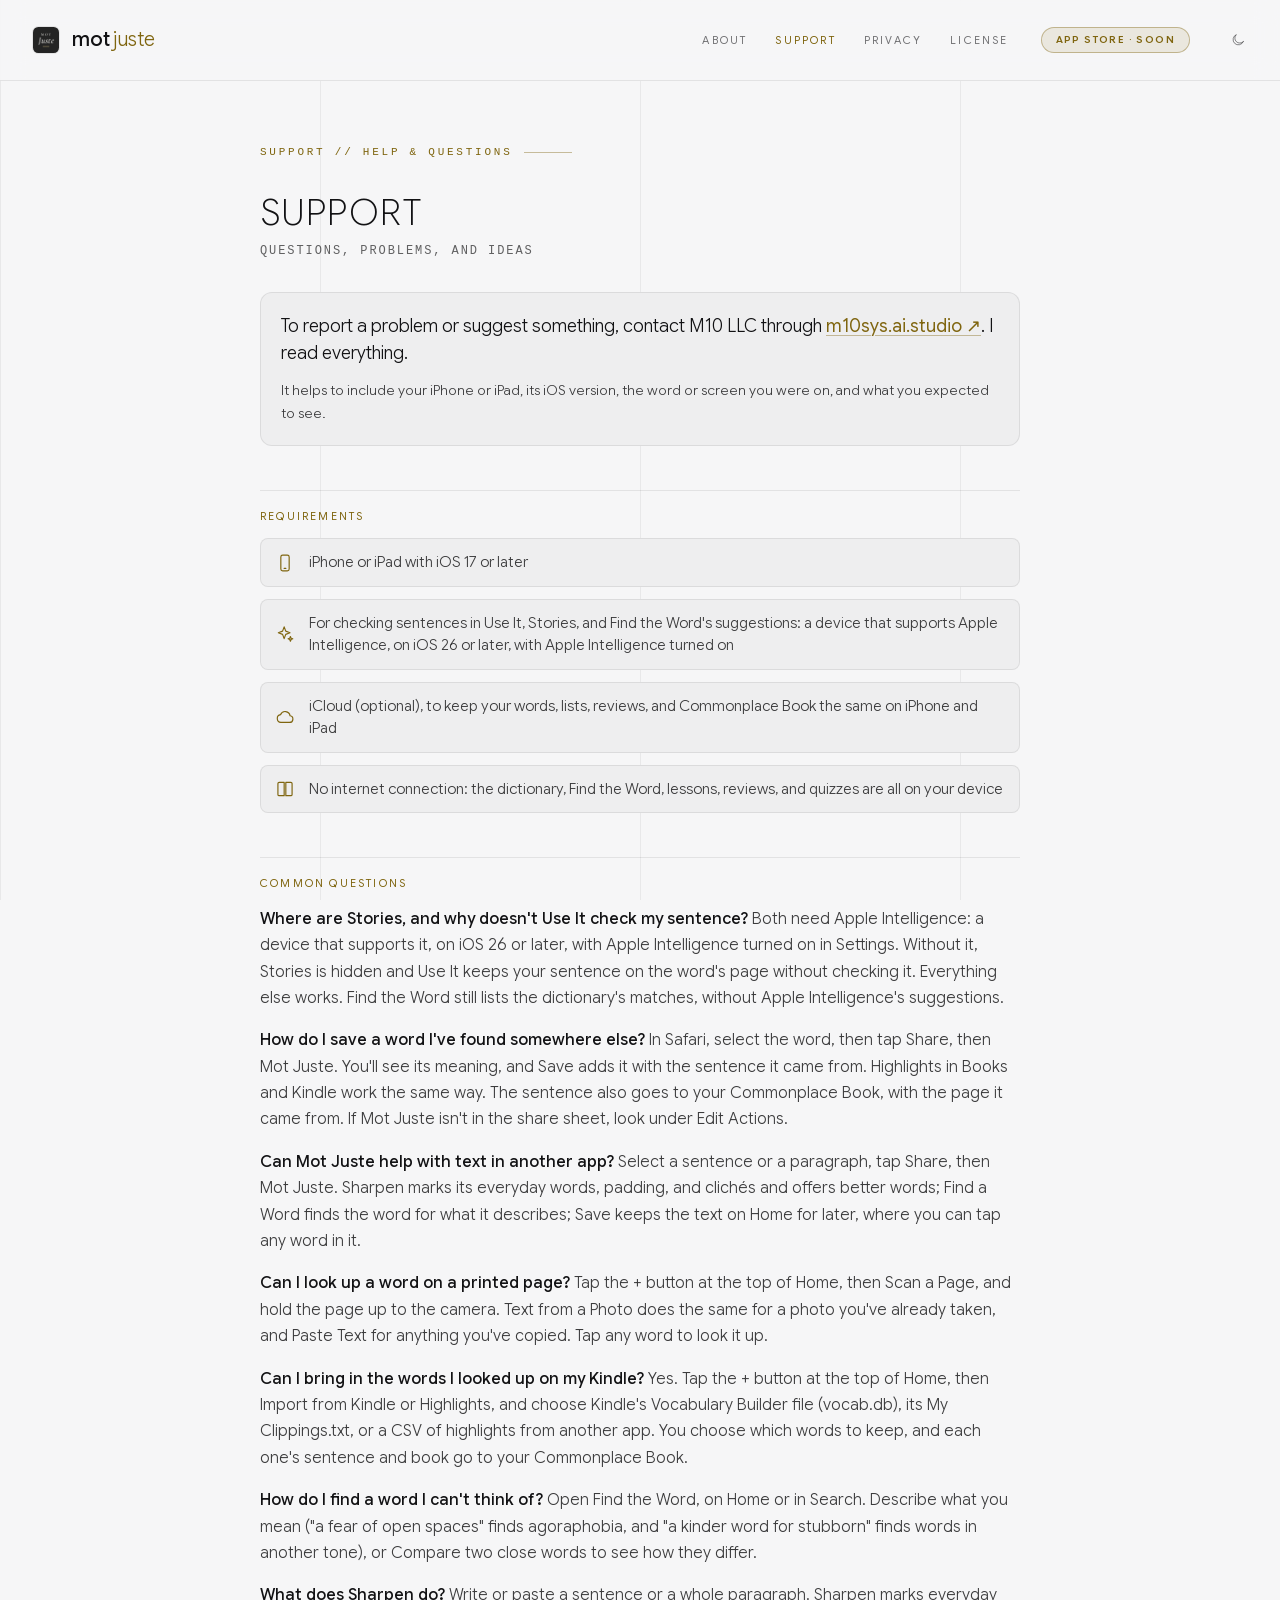
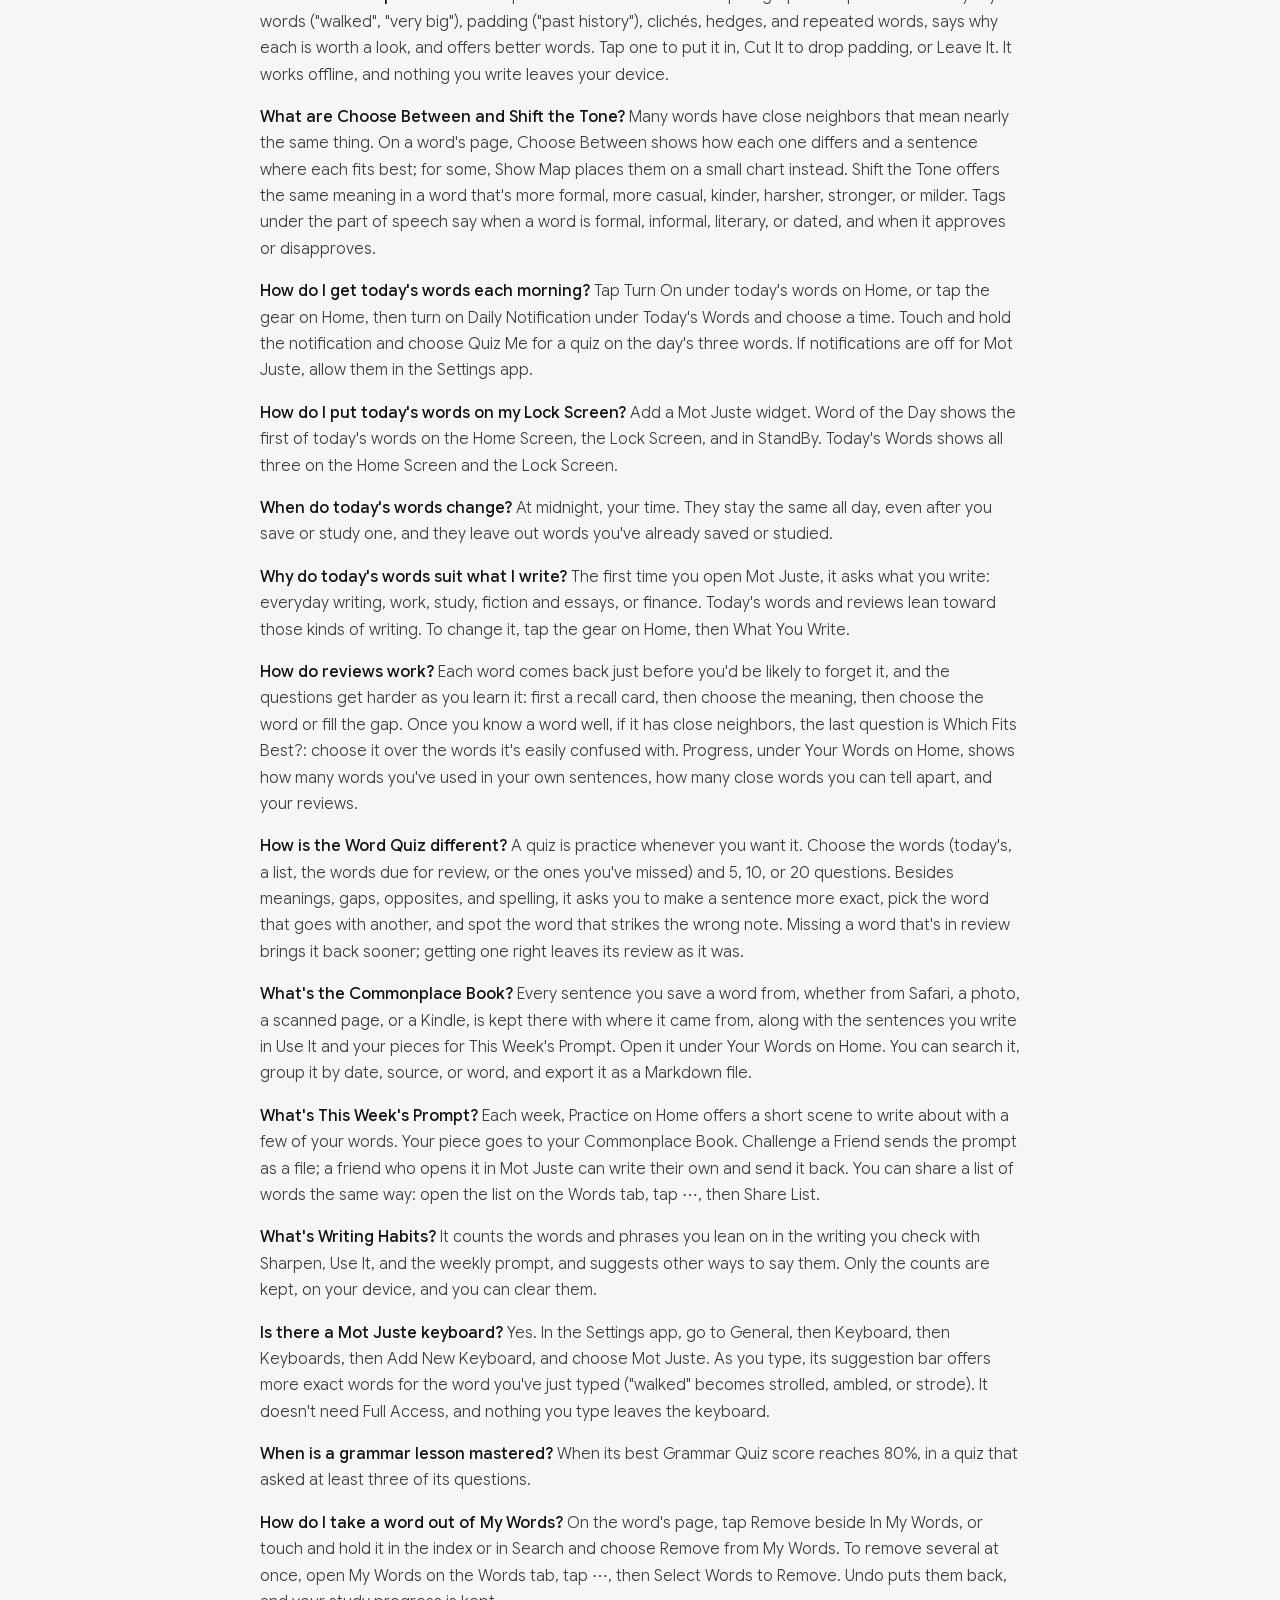
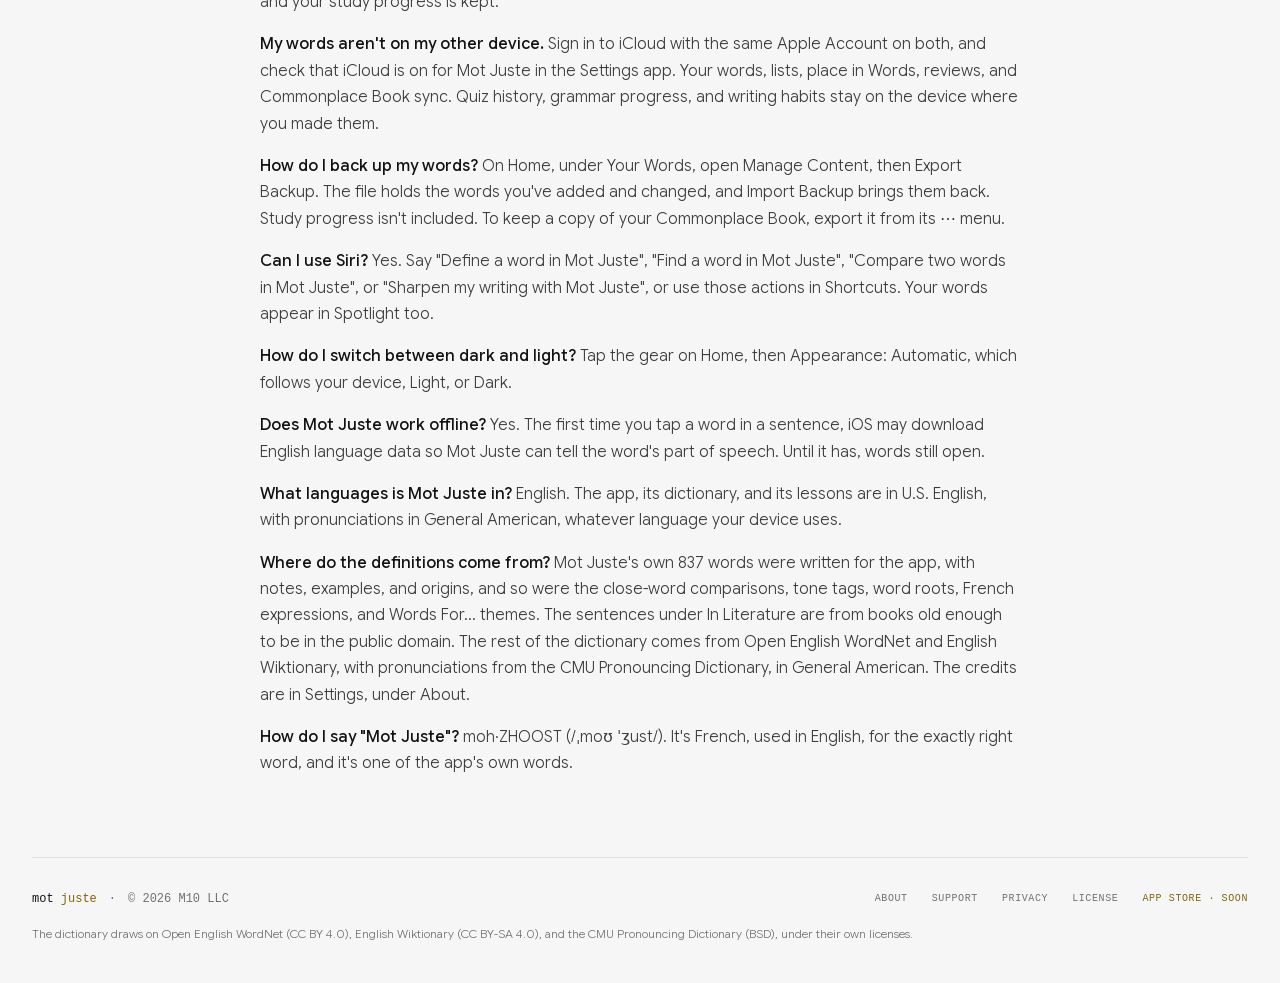
<file: support/index.html>
<!doctype html>
<html lang="en">
<head>
  <meta charset="utf-8">
  <meta name="viewport" content="width=device-width, initial-scale=1">
  <meta name="color-scheme" content="dark light">
  <meta name="theme-color" content="#111113" media="(prefers-color-scheme: dark)">
  <meta name="theme-color" content="#f6f6f7" media="(prefers-color-scheme: light)">
  <title>Mot Juste Support</title>
  <meta name="description" content="Help with Mot Juste, and how to get in touch.">
  <link rel="preload" href="../fonts/GoogleSansFlex.woff2" as="font" type="font/woff2" crossorigin>
  <link rel="stylesheet" href="../style.css">
  <link rel="icon" href="../icon.png">
  <link rel="apple-touch-icon" href="../apple-touch-icon.png">
  <script src="../theme.js"></script>
</head>
<body>
  <a class="skip" href="#content">Skip to content</a>

  <header class="masthead">
    <div class="wrap">
      <a class="brand" href="../"><img src="../icon.png" alt="" width="28" height="28"><span class="wordmark">mot <span>juste</span></span></a>
      <nav class="nav" aria-label="Pages">
        <a href="../">About</a>
        <a href="./" aria-current="page">Support</a>
        <a href="../privacy/">Privacy</a>
        <a href="../license/">License</a>
      </nav>
      <span class="soon-pill">App Store · Soon</span>
      <button class="theme-toggle" type="button" aria-label="Switch theme">
        <svg class="sun" viewBox="0 0 24 24" aria-hidden="true"><circle cx="12" cy="12" r="4"/><path d="M12 2.5V5M12 19v2.5M2.5 12H5M19 12h2.5M5.3 5.3l1.8 1.8M16.9 16.9l1.8 1.8M5.3 18.7l1.8-1.8M16.9 7.1l1.8-1.8"/></svg>
        <svg class="moon" viewBox="0 0 24 24" aria-hidden="true"><path d="M20 14.5A8 8 0 1 1 9.5 4a6.5 6.5 0 0 0 10.5 10.5z"/></svg>
      </button>
    </div>
  </header>

  <main class="wrap" id="content">
    <article class="doc">
      <p class="tag">Support // Help &amp; questions</p>
      <h1>Support</h1>
      <p class="doc-sub">Questions, problems, and ideas</p>

      <div class="callout">
        <p class="lead">To report a problem or suggest something, contact M10 LLC through <a class="accent-link" href="https://m10sys.ai.studio/">m10sys.ai.studio&nbsp;↗</a>. I read everything.</p>
        <p>It helps to include your iPhone or iPad, its iOS version, the word or screen you were on, and what you expected to see.</p>
      </div>

      <h2>Requirements</h2>
      <ul class="rows">
        <li>
          <svg viewBox="0 0 24 24" aria-hidden="true"><rect x="7" y="2.5" width="10" height="19" rx="2.2"/><path d="M11 18.5h2"/></svg>
          <span>iPhone or iPad with iOS 17 or later</span>
        </li>
        <li>
          <svg viewBox="0 0 24 24" aria-hidden="true"><path d="M11 3.5l1.9 5.1 5.1 1.9-5.1 1.9L11 17.5l-1.9-5.1L4 10.5l5.1-1.9z"/><path d="M18.5 15l.8 2 2 .8-2 .8-.8 2-.8-2-2-.8 2-.8z"/></svg>
          <span>For checking sentences in Use It, Stories, and Find the Word's suggestions: a device that supports Apple Intelligence, on iOS 26 or later, with Apple Intelligence turned on</span>
        </li>
        <li>
          <svg viewBox="0 0 24 24" aria-hidden="true"><path d="M7 18.5h10.5a4 4 0 0 0 .6-7.95A6 6 0 0 0 6.6 9.2 4.7 4.7 0 0 0 7 18.5z"/></svg>
          <span>iCloud (optional), to keep your words, lists, reviews, and Commonplace Book the same on iPhone and iPad</span>
        </li>
        <li>
          <svg viewBox="0 0 24 24" aria-hidden="true"><path d="M3.5 5.5A1.5 1.5 0 0 1 5 4h6v16H5a1.5 1.5 0 0 1-1.5-1.5z"/><path d="M20.5 5.5A1.5 1.5 0 0 0 19 4h-6v16h6a1.5 1.5 0 0 0 1.5-1.5z"/></svg>
          <span>No internet connection: the dictionary, Find the Word, lessons, reviews, and quizzes are all on your device</span>
        </li>
      </ul>

      <h2>Common questions</h2>
      <div class="qa">
        <p><strong>Where are Stories, and why doesn't Use It check my sentence?</strong> Both need Apple Intelligence: a device that supports it, on iOS 26 or later, with Apple Intelligence turned on in Settings. Without it, Stories is hidden and Use It keeps your sentence on the word's page without checking it. Everything else works. Find the Word still lists the dictionary's matches, without Apple Intelligence's suggestions.</p>
        <p><strong>How do I save a word I've found somewhere else?</strong> In Safari, select the word, then tap Share, then Mot Juste. You'll see its meaning, and Save adds it with the sentence it came from. Highlights in Books and Kindle work the same way. The sentence also goes to your Commonplace Book, with the page it came from. If Mot Juste isn't in the share sheet, look under Edit Actions.</p>
        <p><strong>Can Mot Juste help with text in another app?</strong> Select a sentence or a paragraph, tap Share, then Mot Juste. Sharpen marks its everyday words, padding, and clichés and offers better words; Find a Word finds the word for what it describes; Save keeps the text on Home for later, where you can tap any word in it.</p>
        <p><strong>Can I look up a word on a printed page?</strong> Tap the + button at the top of Home, then Scan a Page, and hold the page up to the camera. Text from a Photo does the same for a photo you've already taken, and Paste Text for anything you've copied. Tap any word to look it up.</p>
        <p><strong>Can I bring in the words I looked up on my Kindle?</strong> Yes. Tap the + button at the top of Home, then Import from Kindle or Highlights, and choose Kindle's Vocabulary Builder file (vocab.db), its My Clippings.txt, or a CSV of highlights from another app. You choose which words to keep, and each one's sentence and book go to your Commonplace Book.</p>
        <p><strong>How do I find a word I can't think of?</strong> Open Find the Word, on Home or in Search. Describe what you mean ("a fear of open spaces" finds agoraphobia, and "a kinder word for stubborn" finds words in another tone), or Compare two close words to see how they differ.</p>
        <p><strong>What does Sharpen do?</strong> Write or paste a sentence or a whole paragraph. Sharpen marks everyday words ("walked", "very big"), padding ("past history"), clichés, hedges, and repeated words, says why each is worth a look, and offers better words. Tap one to put it in, Cut It to drop padding, or Leave It. It works offline, and nothing you write leaves your device.</p>
        <p><strong>What are Choose Between and Shift the Tone?</strong> Many words have close neighbors that mean nearly the same thing. On a word's page, Choose Between shows how each one differs and a sentence where each fits best; for some, Show Map places them on a small chart instead. Shift the Tone offers the same meaning in a word that's more formal, more casual, kinder, harsher, stronger, or milder. Tags under the part of speech say when a word is formal, informal, literary, or dated, and when it approves or disapproves.</p>
        <p><strong>How do I get today's words each morning?</strong> Tap Turn On under today's words on Home, or tap the gear on Home, then turn on Daily Notification under Today's Words and choose a time. Touch and hold the notification and choose Quiz Me for a quiz on the day's three words. If notifications are off for Mot Juste, allow them in the Settings app.</p>
        <p><strong>How do I put today's words on my Lock Screen?</strong> Add a Mot Juste widget. Word of the Day shows the first of today's words on the Home Screen, the Lock Screen, and in StandBy. Today's Words shows all three on the Home Screen and the Lock Screen.</p>
        <p><strong>When do today's words change?</strong> At midnight, your time. They stay the same all day, even after you save or study one, and they leave out words you've already saved or studied.</p>
        <p><strong>Why do today's words suit what I write?</strong> The first time you open Mot Juste, it asks what you write: everyday writing, work, study, fiction and essays, or finance. Today's words and reviews lean toward those kinds of writing. To change it, tap the gear on Home, then What You Write.</p>
        <p><strong>How do reviews work?</strong> Each word comes back just before you'd be likely to forget it, and the questions get harder as you learn it: first a recall card, then choose the meaning, then choose the word or fill the gap. Once you know a word well, if it has close neighbors, the last question is Which Fits Best?: choose it over the words it's easily confused with. Progress, under Your Words on Home, shows how many words you've used in your own sentences, how many close words you can tell apart, and your reviews.</p>
        <p><strong>How is the Word Quiz different?</strong> A quiz is practice whenever you want it. Choose the words (today's, a list, the words due for review, or the ones you've missed) and 5, 10, or 20 questions. Besides meanings, gaps, opposites, and spelling, it asks you to make a sentence more exact, pick the word that goes with another, and spot the word that strikes the wrong note. Missing a word that's in review brings it back sooner; getting one right leaves its review as it was.</p>
        <p><strong>What's the Commonplace Book?</strong> Every sentence you save a word from, whether from Safari, a photo, a scanned page, or a Kindle, is kept there with where it came from, along with the sentences you write in Use It and your pieces for This Week's Prompt. Open it under Your Words on Home. You can search it, group it by date, source, or word, and export it as a Markdown file.</p>
        <p><strong>What's This Week's Prompt?</strong> Each week, Practice on Home offers a short scene to write about with a few of your words. Your piece goes to your Commonplace Book. Challenge a Friend sends the prompt as a file; a friend who opens it in Mot Juste can write their own and send it back. You can share a list of words the same way: open the list on the Words tab, tap ⋯, then Share List.</p>
        <p><strong>What's Writing Habits?</strong> It counts the words and phrases you lean on in the writing you check with Sharpen, Use It, and the weekly prompt, and suggests other ways to say them. Only the counts are kept, on your device, and you can clear them.</p>
        <p><strong>Is there a Mot Juste keyboard?</strong> Yes. In the Settings app, go to General, then Keyboard, then Keyboards, then Add New Keyboard, and choose Mot Juste. As you type, its suggestion bar offers more exact words for the word you've just typed ("walked" becomes strolled, ambled, or strode). It doesn't need Full Access, and nothing you type leaves the keyboard.</p>
        <p><strong>When is a grammar lesson mastered?</strong> When its best Grammar Quiz score reaches 80%, in a quiz that asked at least three of its questions.</p>
        <p><strong>How do I take a word out of My Words?</strong> On the word's page, tap Remove beside In My Words, or touch and hold it in the index or in Search and choose Remove from My Words. To remove several at once, open My Words on the Words tab, tap ⋯, then Select Words to Remove. Undo puts them back, and your study progress is kept.</p>
        <p><strong>My words aren't on my other device.</strong> Sign in to iCloud with the same Apple Account on both, and check that iCloud is on for Mot Juste in the Settings app. Your words, lists, place in Words, reviews, and Commonplace Book sync. Quiz history, grammar progress, and writing habits stay on the device where you made them.</p>
        <p><strong>How do I back up my words?</strong> On Home, under Your Words, open Manage Content, then Export Backup. The file holds the words you've added and changed, and Import Backup brings them back. Study progress isn't included. To keep a copy of your Commonplace Book, export it from its ⋯ menu.</p>
        <p><strong>Can I use Siri?</strong> Yes. Say "Define a word in Mot Juste", "Find a word in Mot Juste", "Compare two words in Mot Juste", or "Sharpen my writing with Mot Juste", or use those actions in Shortcuts. Your words appear in Spotlight too.</p>
        <p><strong>How do I switch between dark and light?</strong> Tap the gear on Home, then Appearance: Automatic, which follows your device, Light, or Dark.</p>
        <p><strong>Does Mot Juste work offline?</strong> Yes. The first time you tap a word in a sentence, iOS may download English language data so Mot Juste can tell the word's part of speech. Until it has, words still open.</p>
        <p><strong>What languages is Mot Juste in?</strong> English. The app, its dictionary, and its lessons are in U.S. English, with pronunciations in General American, whatever language your device uses.</p>
        <p><strong>Where do the definitions come from?</strong> Mot Juste's own 837 words were written for the app, with notes, examples, and origins, and so were the close-word comparisons, tone tags, word roots, French expressions, and Words For… themes. The sentences under In Literature are from books old enough to be in the public domain. The rest of the dictionary comes from Open English WordNet and English Wiktionary, with pronunciations from the CMU Pronouncing Dictionary, in General American. The credits are in Settings, under About.</p>
        <p><strong>How do I say "Mot Juste"?</strong> moh·ZHOOST (/ˌmoʊ ˈʒust/). It's French, used in English, for the exactly right word, and it's one of the app's own words.</p>
      </div>
    </article>
  </main>

  <footer class="wrap site-footer">
    <div class="footer-row">
      <p class="footer-brand"><span class="wordmark">mot <span>juste</span></span><span aria-hidden="true">·</span><span>© 2026 M10 LLC</span></p>
      <nav class="footer-nav" aria-label="Footer">
        <a href="../">About</a>
        <a href="./">Support</a>
        <a href="../privacy/">Privacy</a>
        <a href="../license/">License</a>
        <span class="soon">App Store · Soon</span>
      </nav>
    </div>
    <p class="footer-credit">The dictionary draws on Open English WordNet (CC BY 4.0), English Wiktionary (CC BY-SA 4.0), and the CMU Pronouncing Dictionary (BSD), under their own licenses.</p>
  </footer>
</body>
</html>
</file>
<file: style.css>
/*
  Mot Juste website: an architectural page, ruled into quarters by hairlines, with numbered
  section tags in small monospaced capitals, light uppercase headlines in Google Sans Flex,
  and panels drawn with hairline borders. The one accent is the app's gold. Charcoal by
  default, paper and ink in Light; it follows the device's setting until the visitor picks
  one with the switch (theme.js).
*/

@font-face {
  font-family: "Google Sans Flex";
  src: url("fonts/GoogleSansFlex.woff2") format("woff2");
  font-weight: 200 700;
  font-style: normal;
  font-display: swap;
}

:root {
  --canvas: #111113;
  --panel: #161619;
  --card: #1c1c20;
  --glass: rgba(17, 17, 19, 0.88);
  --text: #ffffff;
  --body: rgba(255, 255, 255, 0.78);
  --label: rgba(255, 255, 255, 0.88);
  --status: rgba(255, 255, 255, 0.6);
  --muted: rgba(255, 255, 255, 0.5);
  --rule: rgba(255, 255, 255, 0.08);
  --rule-strong: rgba(255, 255, 255, 0.2);
  --accent: #e8d18a;
  --accent-hover: #f2e2ae;
  --accent-muted: rgba(232, 209, 138, 0.12);
  --accent-line: rgba(232, 209, 138, 0.4);
  --on-accent: #111113;
  --shadow: rgba(0, 0, 0, 0.35);
  /* The gold on screenshots and the viewer, which stay dark in both themes. */
  --gold: #e8d18a;
  --sans: "Google Sans Flex", -apple-system, BlinkMacSystemFont, "Segoe UI", Roboto, "Helvetica Neue", Arial, sans-serif;
  --mono: ui-monospace, SFMono-Regular, Menlo, Monaco, Consolas, "Liberation Mono", "Courier New", monospace;
  color-scheme: dark;
}

@media (prefers-color-scheme: light) {
  :root:not([data-theme="dark"]) {
    --canvas: #f6f6f7;
    --panel: #eeeeef;
    --card: #ffffff;
    --glass: rgba(246, 246, 247, 0.88);
    --text: #121214;
    --body: rgba(18, 18, 20, 0.82);
    --label: rgba(18, 18, 20, 0.9);
    --status: rgba(18, 18, 20, 0.66);
    --muted: rgba(18, 18, 20, 0.58);
    --rule: rgba(0, 0, 0, 0.08);
    --rule-strong: rgba(0, 0, 0, 0.2);
    --accent: #7f650f;
    --accent-hover: #66500a;
    --accent-muted: rgba(127, 101, 15, 0.1);
    --accent-line: rgba(127, 101, 15, 0.4);
    --on-accent: #ffffff;
    --shadow: rgba(0, 0, 0, 0.14);
    color-scheme: light;
  }
}

:root[data-theme="light"] {
  --canvas: #f6f6f7;
  --panel: #eeeeef;
  --card: #ffffff;
  --glass: rgba(246, 246, 247, 0.88);
  --text: #121214;
  --body: rgba(18, 18, 20, 0.82);
  --label: rgba(18, 18, 20, 0.9);
  --status: rgba(18, 18, 20, 0.66);
  --muted: rgba(18, 18, 20, 0.58);
  --rule: rgba(0, 0, 0, 0.08);
  --rule-strong: rgba(0, 0, 0, 0.2);
  --accent: #7f650f;
  --accent-hover: #66500a;
  --accent-muted: rgba(127, 101, 15, 0.1);
  --accent-line: rgba(127, 101, 15, 0.4);
  --on-accent: #ffffff;
  --shadow: rgba(0, 0, 0, 0.14);
  color-scheme: light;
}

* { box-sizing: border-box; }

html { scroll-padding-top: 112px; }
@media (prefers-reduced-motion: no-preference) {
  html { scroll-behavior: smooth; }
}

body {
  margin: 0;
  background: var(--canvas);
  color: var(--body);
  font: 300 16px/1.6 var(--sans);
  -webkit-text-size-adjust: 100%;
  -webkit-font-smoothing: antialiased;
}

/* The hairlines that rule the page into quarters (halves on a phone). */
body::before {
  content: "";
  position: fixed;
  inset: 0;
  z-index: -1;
  pointer-events: none;
  background-image: linear-gradient(to right, var(--rule) 1px, transparent 1px);
  background-size: 25% 100%;
  opacity: 0.7;
}
@media (max-width: 767px) {
  body::before { background-size: 50% 100%; }
}

::selection { background: var(--accent); color: var(--on-accent); }

a {
  color: var(--text);
  text-decoration: underline;
  text-decoration-color: var(--rule-strong);
  text-decoration-thickness: 1px;
  text-underline-offset: 3px;
  transition: color 0.15s ease, text-decoration-color 0.15s ease;
}
a:hover { color: var(--accent); text-decoration-color: var(--accent); }
:focus-visible { outline: 2px solid var(--accent); outline-offset: 3px; border-radius: 2px; }

strong { color: var(--text); font-weight: 500; }
img { max-width: 100%; }

.wrap { width: 100%; max-width: 1280px; margin: 0 auto; padding: 0 16px; }
@media (min-width: 640px) { .wrap { padding: 0 24px; } }
@media (min-width: 1024px) { .wrap { padding: 0 32px; } }

.skip {
  position: absolute;
  top: -60px;
  left: 16px;
  z-index: 60;
  padding: 8px 14px;
  border-radius: 6px;
  background: var(--accent);
  color: var(--on-accent);
  font-weight: 500;
  text-decoration: none;
}
.skip:focus { top: 12px; color: var(--on-accent); }

/* The header: the name, the pages, the App Store, and the theme switch. */

.masthead {
  position: sticky;
  top: 0;
  z-index: 40;
  border-bottom: 1px solid var(--rule);
  background: var(--glass);
  -webkit-backdrop-filter: blur(12px);
  backdrop-filter: blur(12px);
}
.masthead .wrap {
  display: flex;
  flex-wrap: wrap;
  align-items: center;
  gap: 0 32px;
  min-height: 80px;
}

.brand {
  display: flex;
  align-items: center;
  gap: 12px;
  margin-right: auto;
  text-decoration: none;
}
.brand:hover { opacity: 0.9; }
.brand img { width: 28px; height: 28px; border: 1px solid var(--rule); border-radius: 22%; }

.wordmark { color: var(--text); font-size: 20px; font-weight: 500; letter-spacing: -0.01em; line-height: 1; white-space: nowrap; }
.wordmark span { color: var(--accent); font-weight: 300; }

.nav {
  display: flex;
  gap: 28px;
  font: 400 11px/1 var(--sans);
  letter-spacing: 0.2em;
  text-transform: uppercase;
}
.nav a { padding: 8px 0; color: var(--muted); text-decoration: none; }
.nav a:hover { color: var(--text); }
.nav a[aria-current] { color: var(--accent); }

/* Until Mot Juste is on the App Store, its badges say it's coming rather than link. */
.soon-pill {
  display: inline-flex;
  align-items: center;
  gap: 6px;
  padding: 7px 14px;
  border: 1px solid var(--accent-line);
  border-radius: 999px;
  background: var(--accent-muted);
  color: var(--accent);
  font: 600 10px/1 var(--sans);
  letter-spacing: 0.14em;
  text-transform: uppercase;
  white-space: nowrap;
}

.theme-toggle {
  display: inline-flex;
  align-items: center;
  justify-content: center;
  width: 32px;
  height: 32px;
  margin-right: -6px;
  padding: 0;
  border: 0;
  background: none;
  color: var(--muted);
  cursor: pointer;
  transition: color 0.15s ease;
}
.theme-toggle:hover { color: var(--text); }
.theme-toggle svg {
  width: 16px;
  height: 16px;
  fill: none;
  stroke: currentColor;
  stroke-width: 1.3;
  stroke-linecap: round;
  stroke-linejoin: round;
}
:root:not([data-theme]) .theme-toggle { display: none; }
:root[data-theme="dark"] .theme-toggle .moon,
:root[data-theme="light"] .theme-toggle .sun { display: none; }

@media (max-width: 639px) {
  .masthead .wrap { min-height: 0; padding-top: 14px; }
  .masthead .soon-pill { display: none; }
  .nav {
    order: 3;
    width: 100%;
    justify-content: space-between;
    margin-top: 14px;
    padding: 6px 0 8px;
    border-top: 1px solid var(--rule);
  }
}

/* Shared pieces. */

main.wrap { padding-top: 40px; }

.tag {
  display: flex;
  align-items: center;
  gap: 12px;
  margin: 0 0 32px;
  color: var(--accent);
  font: 400 11px/1.4 var(--mono);
  letter-spacing: 0.25em;
  text-transform: uppercase;
}
.tag::after { content: ""; flex: none; width: 48px; height: 1px; background: var(--accent-line); }

.btn {
  display: inline-flex;
  align-items: center;
  gap: 8px;
  padding: 13px 24px;
  border: 1px solid transparent;
  border-radius: 999px;
  font: 500 12px/1 var(--sans);
  letter-spacing: 0.16em;
  text-transform: uppercase;
  text-decoration: none;
  transition: background-color 0.15s ease, border-color 0.15s ease, color 0.15s ease;
}
.btn-solid { background: var(--accent); color: var(--on-accent); box-shadow: 0 4px 14px var(--shadow); }
.btn-solid:hover { background: var(--accent-hover); color: var(--on-accent); }
.btn-ghost { padding: 13px 20px; border-color: var(--rule-strong); color: var(--text); }
.btn-ghost:hover { border-color: var(--text); color: var(--text); }

.nocase { letter-spacing: 0.04em; text-transform: none; }

.section { padding: 80px 0; border-bottom: 1px solid var(--rule); }
.section:last-of-type { border-bottom: 0; }

.col-rule { padding-top: 24px; border-top: 1px solid var(--rule); }
@media (min-width: 768px) {
  .col-rule { padding: 0 0 0 32px; border-top: 0; border-left: 1px solid var(--rule); }
}

.mini-head {
  margin: 0 0 16px;
  color: var(--accent);
  font: 400 11px/1.4 var(--sans);
  letter-spacing: 0.2em;
  text-transform: uppercase;
}
.mini-head.plain { margin-bottom: 12px; color: var(--label); }

.col-head {
  margin: 0 0 16px;
  padding-bottom: 12px;
  border-bottom: 1px solid var(--rule);
  color: var(--label);
  font: 400 14px/1.4 var(--sans);
  letter-spacing: 0.18em;
  text-transform: uppercase;
}

/* Panel rows: platforms, requirements, languages. */
.rows { display: grid; gap: 12px; margin: 0; padding: 0; list-style: none; }
.rows li {
  display: flex;
  align-items: center;
  gap: 14px;
  margin: 0;
  padding: 12px 14px;
  border: 1px solid var(--rule);
  border-radius: 8px;
  background: var(--panel);
  font-size: 15px;
  line-height: 1.5;
}
.rows svg {
  flex: none;
  width: 20px;
  height: 20px;
  fill: none;
  stroke: var(--accent);
  stroke-width: 1.4;
  stroke-linecap: round;
  stroke-linejoin: round;
}
.rows .flag { flex: none; width: 20px; font-size: 18px; line-height: 1; text-align: center; }
.rows strong { display: block; font-size: 14px; }
.rows .sub { display: block; color: var(--status); font-size: 12px; }

/* The home page: the hero. */

.hero { position: relative; padding: 16px 0 64px; border-bottom: 1px solid var(--rule); }
@media (min-width: 640px) { .hero { padding-bottom: 96px; } }

.hero-rail { display: none; }
@media (min-width: 1024px) {
  .hero-rail {
    position: absolute;
    top: 0;
    bottom: 96px;
    left: 0;
    z-index: 1;
    display: flex;
    flex-direction: column;
    align-items: center;
    justify-content: space-between;
    width: 64px;
    padding: 24px 0;
    border-right: 1px solid var(--rule);
  }
  .hero-body { padding-left: 96px; }
}
.rail-count {
  padding: 10px;
  border: 1px solid var(--rule);
  border-radius: 8px;
  background: var(--card);
  font-family: var(--mono);
  text-align: center;
}
.rail-count b { display: block; color: var(--accent); font-size: 20px; font-weight: 300; line-height: 1.2; }
.rail-count span { display: block; margin-top: 2px; color: var(--muted); font-size: 9px; }
.rail-text {
  padding: 32px 0;
  color: var(--status);
  font: 9px/1 var(--mono);
  letter-spacing: 0.25em;
  text-transform: uppercase;
  white-space: nowrap;
  writing-mode: vertical-rl;
  transform: rotate(180deg);
  user-select: none;
}
.rail-year { color: var(--muted); font: 10px/1 var(--mono); }

.meta-row {
  display: flex;
  flex-wrap: wrap;
  align-items: center;
  justify-content: space-between;
  gap: 16px;
  margin-bottom: 32px;
  padding-bottom: 16px;
  border-bottom: 1px solid var(--rule);
  color: var(--status);
  font: 400 11px/1.4 var(--mono);
  letter-spacing: 0.2em;
  text-transform: uppercase;
}
.meta-row > p { display: flex; flex-wrap: wrap; align-items: center; gap: 4px 12px; margin: 0; }
.meta-row .accent { color: var(--accent); font-weight: 600; }
.meta-row .meta-end { display: none; color: var(--muted); }
@media (min-width: 640px) { .meta-row .meta-end { display: flex; } }

.hero-grid { display: grid; align-items: center; gap: 40px; }
@media (min-width: 1024px) { .hero-grid { grid-template-columns: 7fr 5fr; gap: 48px; } }
.hero-copy > * { margin: 0; }
.hero-copy > * + * { margin-top: 24px; }

.hero-id { display: flex; align-items: center; gap: 16px; }
.hero-icon {
  width: 80px;
  height: 80px;
  border: 1px solid var(--rule);
  border-radius: 22%;
  box-shadow: 0 20px 25px -5px var(--shadow), 0 8px 10px -6px var(--shadow);
}
@media (min-width: 640px) { .hero-icon { width: 96px; height: 96px; } }
.hero-id .soon-pill { gap: 8px; font-size: 11px; font-weight: 500; }
.hero-id .soon-pill svg { width: 14px; height: 14px; fill: currentColor; }
.hero-platforms { margin: 6px 0 0; color: var(--muted); font: 11px/1.4 var(--mono); }

.hero h1 {
  color: var(--text);
  font-size: 30px;
  font-weight: 200;
  line-height: 1.08;
  letter-spacing: 0.06em;
  text-transform: uppercase;
}
.hero h1 span { display: block; }
.hero h1 .heavy { font-weight: 400; }
@media (min-width: 640px) { .hero h1 { font-size: 48px; } }
@media (min-width: 1024px) { .hero h1 { font-size: 60px; } }

.hero-lede { max-width: 36rem; color: var(--body); font-size: 16px; line-height: 1.65; }
@media (min-width: 640px) { .hero-lede { font-size: 18px; } }
.hero-note { max-width: 36rem; color: var(--status); font-size: 14px; line-height: 1.65; }
.cta-row { display: flex; flex-wrap: wrap; gap: 14px; padding-top: 8px; }

.hero-shot {
  position: relative;
  width: 100%;
  max-width: 520px;
  margin: 0 auto;
  overflow: hidden;
  border: 1px solid var(--rule);
  border-radius: 16px;
  background: var(--card);
  box-shadow: 0 25px 50px -12px var(--shadow);
}
.hero-shot img { display: block; width: 100%; height: auto; max-height: 520px; object-fit: cover; object-position: top; }
.hero-shot figcaption {
  position: absolute;
  inset: auto 0 0 0;
  display: flex;
  align-items: flex-end;
  justify-content: space-between;
  gap: 16px;
  padding: 88px 20px 20px;
  background: linear-gradient(to top, rgba(0, 0, 0, 0.97), rgba(0, 0, 0, 0.95) 50%, transparent);
  color: #ffffff;
}
.hero-shot .k { display: block; color: var(--gold); font: 10px/1.5 var(--mono); letter-spacing: 0.18em; text-transform: uppercase; }
.hero-shot .v { display: block; font-size: 14px; font-weight: 500; letter-spacing: -0.01em; }
.hero-shot .end { font-family: var(--mono); text-align: right; }
.hero-shot .end .k { font-size: 12px; font-weight: 600; letter-spacing: 0.02em; text-transform: none; }
.hero-shot .end .s { display: block; color: rgba(255, 255, 255, 0.6); font-size: 10px; }

/* The home page: about. */

.about-grid { display: grid; gap: 32px; }
@media (min-width: 768px) { .about-grid { grid-template-columns: 4fr 5fr 3fr; } }
@media (min-width: 1024px) { .about-grid { gap: 48px; } }

.about-intro h2 {
  margin: 0 0 16px;
  color: var(--text);
  font-size: 20px;
  font-weight: 300;
  line-height: 1.375;
  letter-spacing: 0.04em;
}
.about-intro h2 span { display: block; color: var(--accent); }
@media (min-width: 640px) { .about-intro h2 { font-size: 24px; } }
.about-intro p { margin: 0 0 16px; font-size: 14px; line-height: 1.65; }
.about-intro .fine { padding-top: 8px; color: var(--status); font-size: 12px; }

.numbered { display: grid; gap: 12px; margin: 0; padding: 0; list-style: none; }
.numbered li { display: flex; align-items: flex-start; gap: 12px; font-size: 13px; line-height: 1.65; }
.numbered .n { flex: none; padding-top: 1px; color: var(--accent); font: 600 10px/1.9 var(--mono); user-select: none; }

.about-tile { display: flex; flex-direction: column; justify-content: space-between; }
.tile-frame { margin: 0 0 12px; padding: 4px; border: 1px solid var(--rule); border-radius: 12px; background: var(--card); }
.tile-frame img { display: block; width: 100%; height: auto; aspect-ratio: 4 / 5; border-radius: 8px; object-fit: cover; object-position: top; }
.tile-note { margin: 0; color: var(--status); font: 11px/1.6 var(--mono); }
.tile-foot { margin: 0; padding-top: 16px; color: var(--muted); font: 10px/1.4 var(--mono); letter-spacing: 0.05em; text-transform: uppercase; }

/* The home page: screenshots. */

.gallery-head {
  display: flex;
  flex-direction: column;
  gap: 8px;
  margin-bottom: 40px;
  padding-bottom: 16px;
  border-bottom: 1px solid var(--rule);
}
@media (min-width: 640px) {
  .gallery-head { flex-direction: row; align-items: flex-end; justify-content: space-between; }
}
.gallery-head .tag { margin-bottom: 8px; }
.gallery-head h2 {
  margin: 0;
  color: var(--text);
  font-size: 24px;
  font-weight: 200;
  line-height: 1.2;
  letter-spacing: 0.06em;
  text-transform: uppercase;
}
@media (min-width: 640px) { .gallery-head h2 { font-size: 30px; } }
.gallery-head > p { margin: 0; color: var(--status); font: 12px/1.5 var(--mono); }

.device + .device { margin-top: 56px; }
.device-head {
  display: flex;
  flex-wrap: wrap;
  align-items: baseline;
  justify-content: space-between;
  gap: 4px 16px;
  margin: 0 0 20px;
  padding-bottom: 12px;
  border-bottom: 1px solid var(--rule);
  color: var(--label);
  font: 400 14px/1.4 var(--sans);
  letter-spacing: 0.18em;
  text-transform: uppercase;
}
.device-head > span { display: inline-flex; align-items: center; gap: 10px; }
.device-head svg { width: 16px; height: 16px; fill: none; stroke: var(--accent); stroke-width: 1.4; stroke-linecap: round; stroke-linejoin: round; align-self: center; }
.device-head small { color: var(--muted); font: 11px/1.4 var(--mono); letter-spacing: 0.1em; }

.shots { display: grid; grid-template-columns: repeat(2, minmax(0, 1fr)); gap: 16px; margin: 0; padding: 0; list-style: none; }
@media (min-width: 640px) { .shots { grid-template-columns: repeat(4, minmax(0, 1fr)); gap: 20px; } }
/* iPad screens are wider, so fewer to a row, large enough to read. */
.shots-wide { grid-template-columns: minmax(0, 1fr); }
@media (min-width: 640px) { .shots-wide { grid-template-columns: repeat(3, minmax(0, 1fr)); } }

.shot {
  display: flex;
  flex-direction: column;
  height: 100%;
  padding: 10px;
  border: 1px solid var(--rule);
  border-radius: 12px;
  background: var(--panel);
  color: inherit;
  text-decoration: none;
  transition: border-color 0.2s ease, background-color 0.2s ease;
}
.shot:hover { border-color: var(--accent-line); background: var(--card); color: inherit; }
.shot-head {
  display: flex;
  align-items: center;
  justify-content: space-between;
  gap: 6px;
  margin-bottom: 8px;
  padding-bottom: 8px;
  border-bottom: 1px solid var(--rule);
  font: 10px/1.4 var(--mono);
}
.shot-num { color: var(--accent); font-weight: 600; }
.shot-tag, .shot-caption, .shot-sub { display: block; overflow: hidden; text-overflow: ellipsis; white-space: nowrap; }
.shot-tag { color: var(--muted); font-size: 9px; letter-spacing: 0.06em; text-transform: uppercase; }
.shot-frame { position: relative; display: block; overflow: hidden; border: 1px solid var(--rule); border-radius: 8px; background: #000000; }
.shot-frame img { display: block; width: 100%; height: auto; transition: transform 0.2s ease; user-select: none; }
.shot:hover .shot-frame img { transform: scale(1.04); }
.shot-hover {
  position: absolute;
  inset: 0;
  display: flex;
  align-items: center;
  justify-content: center;
  background: rgba(0, 0, 0, 0.4);
  opacity: 0;
  pointer-events: none;
  transition: opacity 0.2s ease;
}
.shot-hover span {
  padding: 3px 9px;
  border-radius: 999px;
  background: var(--gold);
  color: #111113;
  font: 600 9px/1.5 var(--mono);
  letter-spacing: 0.14em;
  text-transform: uppercase;
  box-shadow: 0 4px 10px rgba(0, 0, 0, 0.4);
}
.shot:hover .shot-hover, .shot:focus-visible .shot-hover { opacity: 1; }
.shot-caption { margin-top: 10px; color: var(--label); font-size: 12px; font-weight: 400; transition: color 0.15s ease; }
.shot:hover .shot-caption { color: var(--text); }
.shot-sub { color: var(--muted); font: 10px/1.6 var(--mono); }

/* The screenshot viewer (gallery.js), dark in both themes like the screenshots. */
.lightbox {
  width: calc(100vw - 32px);
  max-width: 500px;
  max-height: 96vh;
  padding: 0;
  overflow: visible;
  border: 0;
  background: transparent;
  color: rgba(255, 255, 255, 0.78);
}
.lightbox.is-wide { max-width: 820px; }
.lightbox::backdrop { background: rgba(0, 0, 0, 0.9); -webkit-backdrop-filter: blur(12px); backdrop-filter: blur(12px); }
.lb-panel {
  display: flex;
  flex-direction: column;
  align-items: center;
  max-height: 96vh;
  padding: 20px;
  border: 1px solid rgba(255, 255, 255, 0.15);
  border-radius: 16px;
  background: #151518;
  box-shadow: 0 25px 50px -12px rgba(0, 0, 0, 0.6);
}
.lb-top, .lb-bottom { display: flex; align-items: center; justify-content: space-between; gap: 12px; width: 100%; }
.lb-top { padding-bottom: 12px; border-bottom: 1px solid rgba(255, 255, 255, 0.1); }
.lb-title { margin: 0; color: var(--gold); font: 500 11px/1.4 var(--mono); letter-spacing: 0.16em; text-transform: uppercase; }
.lb-count { margin-left: 4px; color: rgba(255, 255, 255, 0.6); font-size: 10px; letter-spacing: 0.04em; text-transform: none; }
.lb-close {
  flex: none;
  padding: 4px 8px;
  border: 1px solid rgba(255, 255, 255, 0.15);
  border-radius: 4px;
  background: none;
  color: rgba(255, 255, 255, 0.6);
  font: 12px/1.4 var(--mono);
  cursor: pointer;
}
.lb-close:hover { border-color: rgba(255, 255, 255, 0.3); color: #ffffff; }
.lb-frame {
  display: flex;
  align-items: center;
  justify-content: center;
  margin: 16px 0;
  overflow: hidden;
  border: 1px solid rgba(255, 255, 255, 0.15);
  border-radius: 12px;
  background: #000000;
}
.lb-img { display: block; width: auto; max-width: 100%; height: auto; max-height: 73vh; touch-action: pan-y; user-select: none; }
.lb-bottom { padding-top: 8px; border-top: 1px solid rgba(255, 255, 255, 0.1); color: rgba(255, 255, 255, 0.6); font: 12px/1.4 var(--mono); }
.lb-bottom button { flex: none; padding: 4px 0; border: 0; background: none; color: inherit; font: inherit; cursor: pointer; }
.lb-bottom button:hover { color: var(--gold); }
.lb-sub { flex: 1; min-width: 0; overflow: hidden; color: rgba(255, 255, 255, 0.78); font-size: 11px; text-align: center; text-overflow: ellipsis; white-space: nowrap; }
.lightbox :focus-visible { outline-color: var(--gold); }

/* The home page: platforms and language. */

.platforms-grid { display: grid; gap: 40px; }
@media (min-width: 768px) {
  .platforms-grid { grid-template-columns: 1fr 1fr; }
  .platforms-grid .col-rule { padding-left: 40px; }
}
@media (min-width: 1024px) {
  .platforms-grid { gap: 64px; }
}

.lang-notes { display: grid; gap: 14px; margin: 20px 0 0; padding: 0; list-style: none; }
.lang-notes li { display: grid; gap: 2px; font-size: 14px; line-height: 1.6; }
.lang-notes .k { color: var(--accent); font: 400 10px/1.6 var(--mono); letter-spacing: 0.2em; text-transform: uppercase; }
.lang-ipa { font-family: -apple-system, BlinkMacSystemFont, "Segoe UI", Roboto, "Helvetica Neue", Arial, sans-serif; }
.col-note { margin: 20px 0 0; padding-top: 16px; border-top: 1px solid var(--rule); color: var(--status); font-size: 12px; line-height: 1.65; }

/* Support, Privacy and License. */

.doc { max-width: 760px; margin: 0 auto; padding-top: 24px; }
.doc h1 {
  margin: 0 0 8px;
  color: var(--text);
  font-size: 30px;
  font-weight: 200;
  line-height: 1.15;
  letter-spacing: 0.04em;
  text-transform: uppercase;
}
@media (min-width: 640px) { .doc h1 { font-size: 36px; } }
.doc-sub { margin: 0 0 32px; color: var(--status); font: 12px/1.5 var(--mono); letter-spacing: 0.16em; text-transform: uppercase; }

.callout { margin-bottom: 32px; padding: 20px; border: 1px solid var(--rule); border-radius: 12px; background: var(--panel); }
.callout p { margin: 0 0 12px; font-size: 14px; line-height: 1.65; }
.callout p:last-child { margin-bottom: 0; }
.callout .lead { color: var(--text); font-size: 16px; line-height: 1.5; }
@media (min-width: 640px) { .callout .lead { font-size: 18px; } }
.accent-link { color: var(--accent); font-weight: 400; text-decoration-color: var(--accent-line); }

.doc h2 {
  margin: 44px 0 14px;
  padding-top: 18px;
  border-top: 1px solid var(--rule);
  color: var(--accent);
  font: 400 11px/1.4 var(--sans);
  letter-spacing: 0.2em;
  text-transform: uppercase;
}
.doc h2 + .rows { margin-bottom: 8px; }
.doc { font-size: 15px; line-height: 1.65; }
@media (min-width: 640px) { .doc { font-size: 16px; } }
/* No weight of its own, so the tag, subtitle and callout keep their spacing. */
:where(.doc) p { margin: 0 0 14px; }
.doc ul.plain { margin: 0 0 14px; padding-left: 20px; }
.doc ul.plain li { margin-bottom: 10px; }
.doc ul.plain li::marker { color: var(--accent); }
.doc .rows li { font-size: 15px; }
.qa p { margin-bottom: 16px; }

/* The footer. */

.site-footer { padding-bottom: 40px; }
.footer-row {
  display: flex;
  flex-direction: column;
  align-items: center;
  gap: 16px;
  margin-top: 80px;
  padding-top: 32px;
  border-top: 1px solid var(--rule);
  color: var(--muted);
  font: 12px/1.5 var(--mono);
}
@media (min-width: 640px) { .footer-row { flex-direction: row; justify-content: space-between; } }
.footer-brand { display: flex; align-items: center; gap: 12px; margin: 0; }
.footer-brand .wordmark { font: 500 12px/1 var(--mono); letter-spacing: 0; }
.footer-nav { display: flex; flex-wrap: wrap; align-items: center; justify-content: center; gap: 10px 24px; font-size: 10px; letter-spacing: 0.06em; text-transform: uppercase; }
.footer-nav a { color: var(--muted); text-decoration: none; }
.footer-nav a:hover { color: var(--text); }
.footer-nav .soon { color: var(--accent); }
.footer-credit { margin: 16px 0 0; color: var(--muted); font-size: 12px; line-height: 1.6; text-align: center; }
@media (min-width: 640px) { .footer-credit { text-align: left; } }

@media (prefers-reduced-motion: reduce) {
  *, *::before, *::after { transition: none !important; }
  .shot:hover .shot-frame img { transform: none; }
}
</file>
